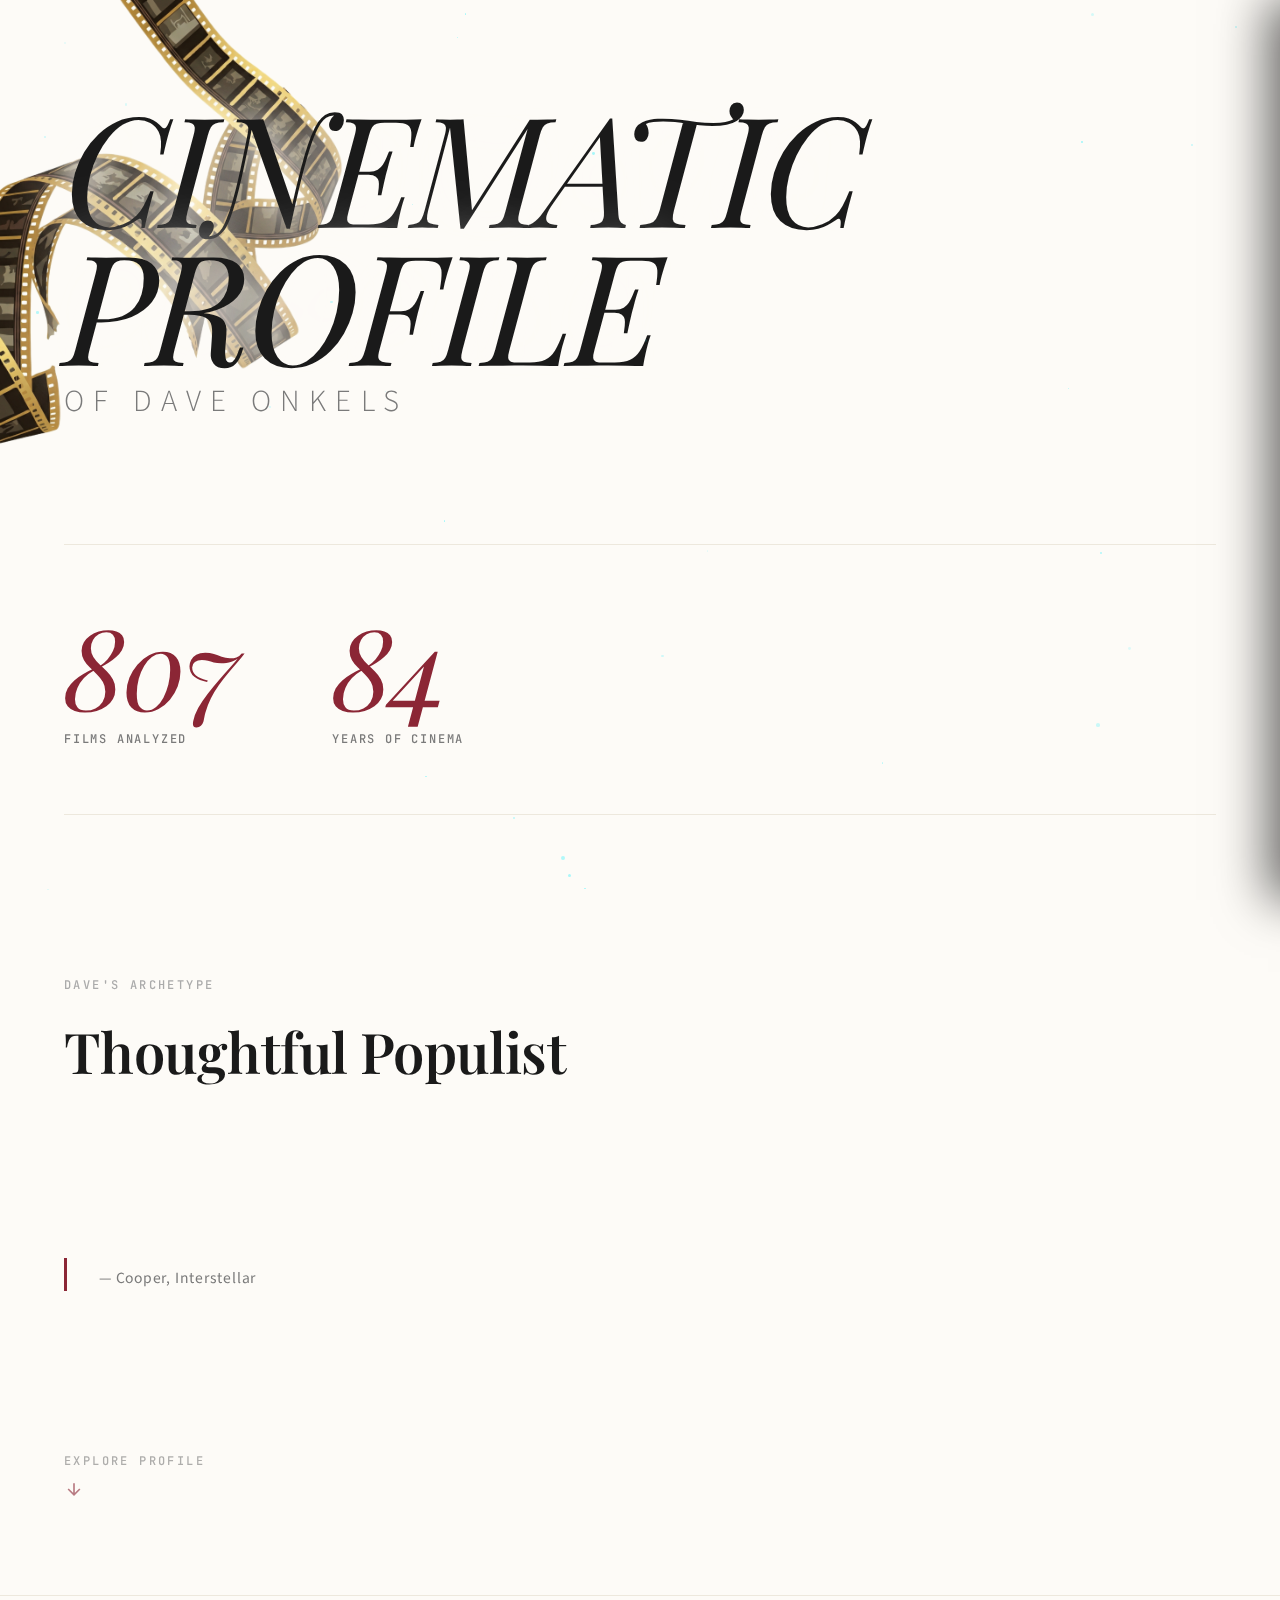
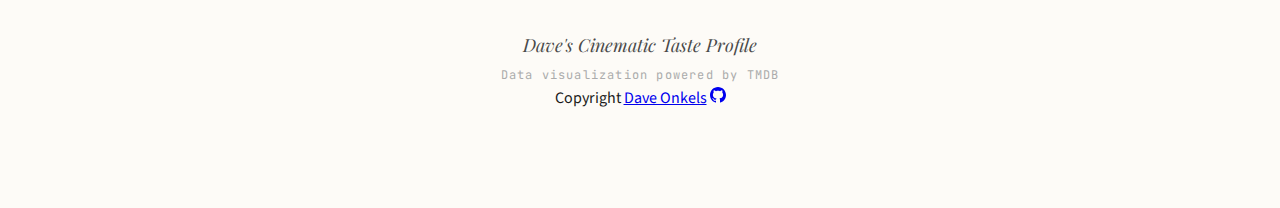
<file: index.html>
<!DOCTYPE html>
<html lang="en">
<head>
    <meta charset="UTF-8">
    <meta name="viewport" content="width=device-width, initial-scale=1.0">
    <title>Cinematic Taste Profile</title>

    <!-- Favicons -->
    <link rel="apple-touch-icon" sizes="180x180" href="apple-touch-icon.png">
    <link rel="icon" type="image/png" sizes="32x32" href="favicon-32x32.png">
    <link rel="icon" type="image/png" sizes="16x16" href="favicon-16x16.png">
    <link rel="icon" type="image/x-icon" href="favicon.ico">
    <link rel="manifest" href="site.webmanifest">

    <!-- Preconnect for performance -->
    <link rel="preconnect" href="https://fonts.googleapis.com">
    <link rel="preconnect" href="https://fonts.gstatic.com" crossorigin>
    <link rel="preconnect" href="https://api.themoviedb.org">
    <link rel="preconnect" href="https://image.tmdb.org">

    <!-- Fonts - Editorial Design System -->
    <link href="https://fonts.googleapis.com/css2?family=Playfair+Display:ital,wght@0,400;0,500;0,600;0,700;1,400;1,500;1,600;1,700&family=Source+Sans+3:wght@300;400;500;600;700&family=JetBrains+Mono:wght@400;500;600&display=swap" rel="stylesheet">

    <!-- Styles -->
    <link rel="stylesheet" href="css/styles.css">
</head>
<body>
    <!-- Ambient Background Effects -->
    <div class="ambient-bg">
        <div class="gradient-orb gradient-orb--1"></div>
        <div class="gradient-orb gradient-orb--2"></div>
        <div class="gradient-orb gradient-orb--3"></div>
    </div>
    <div class="scanlines"></div>
    <div class="noise"></div>
    <div class="grid-overlay"></div>

    <!-- Main Content -->
    <main class="main-content">

        <!-- HERO SECTION -->
        <section class="hero" data-section="hero">
            <div class="hero__container">
                <div class="hero__glitch-wrapper">
                    <h1 class="hero__title" data-text="CINEMATIC PROFILE OF DAVE ONKELS">
                        <span class="hero__title-line">CINEMATIC</span>
                        <span class="hero__title-line">PROFILE</span>
                        <span class="hero__title-line hero__title-line--name">OF DAVE ONKELS</span>
                    </h1>
                </div>

                <div class="hero__stats">
                    <div class="hero__stat-block">
                        <span class="hero__stat-number" data-count="819">0</span>
                        <span class="hero__stat-label">FILMS ANALYZED</span>
                    </div>
                    <div class="hero__stat-divider"></div>
                    <div class="hero__stat-block">
                        <span class="hero__stat-number" data-count="86">0</span>
                        <span class="hero__stat-label">YEARS OF CINEMA</span>
                    </div>
                </div>

                <div class="hero__archetype">
                    <span class="hero__archetype-label">DAVE'S ARCHETYPE</span>
                    <h2 class="hero__archetype-title">Thoughtful Populist</h2>
                </div>

                <p class="hero__tagline">
                    <span class="typewriter">"We used to look up at the sky and wonder at our place in the stars."</span>
                    <span class="hero__tagline-source">— Cooper, Interstellar</span>
                </p>

                <div class="scroll-indicator">
                    <span class="scroll-indicator__text">EXPLORE PROFILE</span>
                    <div class="scroll-indicator__arrow">
                        <svg viewBox="0 0 24 24" fill="none" stroke="currentColor" stroke-width="2">
                            <path d="M12 5v14M5 12l7 7 7-7"/>
                        </svg>
                    </div>
                </div>
            </div>
        </section>

        <!-- GENRE DNA SECTION -->
        <section class="section genre-section" data-section="genre">
            <div class="section__header">
                <span class="section__number">01</span>
                <h2 class="section__title">Genre DNA</h2>
                <p class="section__subtitle">The building blocks of Dave's cinematic taste</p>
            </div>

            <div class="genre-visualization">
                <div class="genre-chart-container" id="genre-chart">
                    <!-- Chart injected via JS -->
                </div>
            </div>
        </section>

        <!-- ERA TIMELINE SECTION -->
        <section class="section era-section" data-section="era">
            <div class="section__header">
                <span class="section__number">02</span>
                <h2 class="section__title">Temporal Landscape</h2>
                <p class="section__subtitle">Dave's watched 86 years of cinema, concentrated in the modern era</p>
            </div>

            <div class="era-timeline">
                <div class="era-bar" data-decade="2020s" data-percent="27.4" data-count="224">
                    <div class="era-bar__header">
                        <span class="era-bar__decade">2020s</span>
                        <span class="era-bar__stats">224 films</span>
                    </div>
                    <div class="era-bar__track">
                        <div class="era-bar__fill" style="--target-width: 27.4%"></div>
                    </div>
                    <span class="era-bar__percent">27.4%</span>
                </div>

                <div class="era-bar era-bar--primary" data-decade="2010s" data-percent="37.1" data-count="304">
                    <div class="era-bar__header">
                        <span class="era-bar__decade">2010s</span>
                        <span class="era-bar__stats">304 films</span>
                    </div>
                    <div class="era-bar__track">
                        <div class="era-bar__fill" style="--target-width: 37.1%"></div>
                    </div>
                    <span class="era-bar__percent">37.1%</span>
                    <span class="era-bar__badge">DOMINANT ERA</span>
                </div>

                <div class="era-bar" data-decade="2000s" data-percent="19.7" data-count="161">
                    <div class="era-bar__header">
                        <span class="era-bar__decade">2000s</span>
                        <span class="era-bar__stats">161 films</span>
                    </div>
                    <div class="era-bar__track">
                        <div class="era-bar__fill" style="--target-width: 19.7%"></div>
                    </div>
                    <span class="era-bar__percent">19.7%</span>
                </div>

                <div class="era-bar" data-decade="1990s" data-percent="8.8" data-count="72">
                    <div class="era-bar__header">
                        <span class="era-bar__decade">1990s</span>
                        <span class="era-bar__stats">72 films</span>
                    </div>
                    <div class="era-bar__track">
                        <div class="era-bar__fill" style="--target-width: 8.8%"></div>
                    </div>
                    <span class="era-bar__percent">8.8%</span>
                </div>

                <div class="era-bar" data-decade="1980s" data-percent="5.4" data-count="44">
                    <div class="era-bar__header">
                        <span class="era-bar__decade">1980s</span>
                        <span class="era-bar__stats">44 films</span>
                    </div>
                    <div class="era-bar__track">
                        <div class="era-bar__fill" style="--target-width: 5.4%"></div>
                    </div>
                    <span class="era-bar__percent">5.4%</span>
                </div>

                <div class="era-bar era-bar--classics" data-decade="Pre-1980" data-percent="1.6" data-count="14">
                    <div class="era-bar__header">
                        <span class="era-bar__decade">Classics</span>
                        <span class="era-bar__stats">1939-1979</span>
                    </div>
                    <div class="era-bar__track">
                        <div class="era-bar__fill" style="--target-width: 1.6%"></div>
                    </div>
                    <span class="era-bar__percent">1.6%</span>
                </div>
            </div>

            <div class="era-insight">
                <div class="stat-highlight">
                    <span class="stat-highlight__number">64.5%</span>
                    <span class="stat-highlight__label">of viewing from the last 15 years</span>
                </div>
                <p class="era-insight__text">
                    Dave biases towards modern cinema with selective classic engagement. Foundational works from the 80s-90s shape contemporary preferences.
                </p>
            </div>
        </section>

        <!-- SIGNATURE PATTERNS SECTION -->
        <section class="section patterns-section" data-section="patterns">
            <div class="section__header">
                <span class="section__number">03</span>
                <h2 class="section__title">Signature Patterns</h2>
                <p class="section__subtitle">The defining characteristics that shape Dave's taste</p>
            </div>

            <div class="pattern-cards">
                <!-- Time Loop Card -->
                <article class="pattern-card pattern-card--timeloop" data-pattern="timeloop">
                    <div class="pattern-card__glow"></div>
                    <div class="pattern-card__content">
                        <div class="pattern-card__icon">
                            <svg viewBox="0 0 64 64" fill="none" stroke="currentColor" stroke-width="2">
                                <circle cx="32" cy="32" r="24"/>
                                <path d="M32 16v16l8 8"/>
                                <path d="M32 8c13.255 0 24 10.745 24 24" stroke-dasharray="4 4"/>
                                <path d="M8 32c0-13.255 10.745-24 24-24" stroke-dasharray="4 4"/>
                            </svg>
                        </div>
                        <h3 class="pattern-card__title">Time-Loop Obsession</h3>
                        <div class="pattern-card__stat">
                            <span class="pattern-card__stat-number">24</span>
                            <span class="pattern-card__stat-label">temporal films</span>
                        </div>
                        <p class="pattern-card__description">
                            Extraordinary affinity for puzzle-box narratives exploring choice, consequence, and philosophical depth through temporal mechanics.
                        </p>
                        <div class="pattern-card__films" id="timeloop-films">
                            <!-- Film posters injected via TMDB -->
                        </div>
                        <ul class="pattern-card__list">
                            <li>Palm Springs</li>
                            <li>Groundhog Day</li>
                            <li>Coherence</li>
                            <li>Edge of Tomorrow</li>
                            <li>Arrival</li>
                            <li>About Time</li>
                        </ul>
                    </div>
                </article>

                <!-- Genre Blender Card -->
                <article class="pattern-card pattern-card--blender" data-pattern="blender">
                    <div class="pattern-card__glow"></div>
                    <div class="pattern-card__content">
                        <div class="pattern-card__icon">
                            <svg viewBox="0 0 64 64" fill="none" stroke="currentColor" stroke-width="2">
                                <circle cx="24" cy="24" r="16"/>
                                <circle cx="40" cy="24" r="16"/>
                                <circle cx="32" cy="40" r="16"/>
                            </svg>
                        </div>
                        <h3 class="pattern-card__title">Genre Blender</h3>
                        <div class="pattern-card__stat">
                            <span class="pattern-card__stat-number">2-3</span>
                            <span class="pattern-card__stat-label">genres per film</span>
                        </div>
                        <p class="pattern-card__description">
                            Complex narrative textures trump single-genre purity. The intersection of genres creates richer storytelling.
                        </p>
                        <div class="genre-combos">
                            <div class="genre-combo">
                                <span class="genre-combo__pair">Drama + Comedy</span>
                                <span class="genre-combo__count">45 films</span>
                            </div>
                            <div class="genre-combo">
                                <span class="genre-combo__pair">Action + Adventure</span>
                                <span class="genre-combo__count">38 films</span>
                            </div>
                            <div class="genre-combo">
                                <span class="genre-combo__pair">Romance + Comedy</span>
                                <span class="genre-combo__count">35 films</span>
                            </div>
                            <div class="genre-combo">
                                <span class="genre-combo__pair">Sci-Fi + Thriller</span>
                                <span class="genre-combo__count">22 films</span>
                            </div>
                        </div>
                    </div>
                </article>

                <!-- Quality Seeker Card -->
                <article class="pattern-card pattern-card--quality" data-pattern="quality">
                    <div class="pattern-card__glow"></div>
                    <div class="pattern-card__content">
                        <div class="pattern-card__icon">
                            <svg viewBox="0 0 64 64" fill="none" stroke="currentColor" stroke-width="2">
                                <polygon points="32,4 39,24 60,24 43,38 50,58 32,46 14,58 21,38 4,24 25,24"/>
                            </svg>
                        </div>
                        <h3 class="pattern-card__title">Quality Threshold</h3>
                        <div class="pattern-card__stat">
                            <span class="pattern-card__stat-number">6.92</span>
                            <span class="pattern-card__stat-label">average rating</span>
                        </div>
                        <p class="pattern-card__description">
                            Selective but not elitist. Watches broadly but gravitates toward well-crafted films that earn their reputation.
                        </p>
                        <div class="rating-gauge">
                            <div class="rating-gauge__track">
                                <div class="rating-gauge__fill" style="--rating: 6.92"></div>
                                <div class="rating-gauge__marker" style="--position: 69.2%"></div>
                            </div>
                            <div class="rating-gauge__labels">
                                <span>1</span>
                                <span>10</span>
                            </div>
                        </div>
                        <div class="pattern-card__films" id="quality-films">
                            <!-- Top rated film posters -->
                        </div>
                    </div>
                </article>
            </div>
        </section>

        <!-- DIRECTOR CONSTELLATION SECTION -->
        <section class="section directors-section" data-section="directors">
            <div class="section__header">
                <span class="section__number">04</span>
                <h2 class="section__title">Director Constellation</h2>
                <p class="section__subtitle">The filmmakers who shape Dave's viewing universe</p>
            </div>

            <div class="constellation-container">
                <div class="constellation" id="director-constellation">
                    <!-- Director nodes injected via JS -->
                </div>

                <div class="director-spotlight" id="director-spotlight">
                    <div class="director-spotlight__header">
                        <h3 class="director-spotlight__name">Christopher Nolan</h3>
                        <span class="director-spotlight__badge">COMPLETE FILMOGRAPHY</span>
                    </div>
                    <div class="director-spotlight__stats">
                        <span class="director-spotlight__stat">10/10 films watched</span>
                    </div>
                    <div class="director-spotlight__films">
                        <div class="director-film">
                            <span class="director-film__title">Inception</span>
                            <span class="director-film__rating">8.8</span>
                        </div>
                        <div class="director-film">
                            <span class="director-film__title">Interstellar</span>
                            <span class="director-film__rating">8.7</span>
                        </div>
                        <div class="director-film">
                            <span class="director-film__title">Memento</span>
                            <span class="director-film__rating">8.4</span>
                        </div>
                        <div class="director-film">
                            <span class="director-film__title">The Dark Knight</span>
                            <span class="director-film__rating">7.8</span>
                        </div>
                        <div class="director-film">
                            <span class="director-film__title">The Prestige</span>
                            <span class="director-film__rating">7.5</span>
                        </div>
                    </div>
                </div>
            </div>

            <div class="directors-grid">
                <div class="director-node" data-director="Christopher Nolan" data-films="10" data-complete="true">
                    <div class="director-node__avatar">CN</div>
                    <span class="director-node__name">Christopher Nolan</span>
                    <span class="director-node__count">10 films</span>
                </div>
                <div class="director-node" data-director="Denis Villeneuve" data-films="5">
                    <div class="director-node__avatar">DV</div>
                    <span class="director-node__name">Denis Villeneuve</span>
                    <span class="director-node__count">5 films</span>
                </div>
                <div class="director-node" data-director="Russo Brothers" data-films="4">
                    <div class="director-node__avatar">RB</div>
                    <span class="director-node__name">Russo Brothers</span>
                    <span class="director-node__count">4 films</span>
                </div>
                <div class="director-node" data-director="Richard Linklater" data-films="3">
                    <div class="director-node__avatar">RL</div>
                    <span class="director-node__name">Richard Linklater</span>
                    <span class="director-node__count">3 films</span>
                </div>
                <div class="director-node" data-director="Taika Waititi" data-films="3">
                    <div class="director-node__avatar">TW</div>
                    <span class="director-node__name">Taika Waititi</span>
                    <span class="director-node__count">3 films</span>
                </div>
            </div>
        </section>

        <!-- THEMATIC DNA SECTION -->
        <section class="section themes-section" data-section="themes">
            <div class="section__header">
                <span class="section__number">05</span>
                <h2 class="section__title">Thematic DNA</h2>
                <p class="section__subtitle">The emotional cores that resonate deepest with Dave</p>
            </div>

            <div class="themes-grid">
                <div class="theme-card" data-theme="romance">
                    <div class="theme-card__icon">
                        <svg viewBox="0 0 24 24" fill="currentColor">
                            <path d="M12 21.35l-1.45-1.32C5.4 15.36 2 12.28 2 8.5 2 5.42 4.42 3 7.5 3c1.74 0 3.41.81 4.5 2.09C13.09 3.81 14.76 3 16.5 3 19.58 3 22 5.42 22 8.5c0 3.78-3.4 6.86-8.55 11.54L12 21.35z"/>
                        </svg>
                    </div>
                    <h3 class="theme-card__title">Romance with Depth</h3>
                    <p class="theme-card__description">Love stories that transcend the meet-cute, blending fantasy or comedy elements.</p>
                    <div class="theme-card__examples">
                        <span>About Time</span>
                        <span>Before Sunset</span>
                        <span>Palm Springs</span>
                    </div>
                </div>

                <div class="theme-card" data-theme="found-family">
                    <div class="theme-card__icon">
                        <svg viewBox="0 0 24 24" fill="currentColor">
                            <path d="M16 11c1.66 0 2.99-1.34 2.99-3S17.66 5 16 5c-1.66 0-3 1.34-3 3s1.34 3 3 3zm-8 0c1.66 0 2.99-1.34 2.99-3S9.66 5 8 5C6.34 5 5 6.34 5 8s1.34 3 3 3zm0 2c-2.33 0-7 1.17-7 3.5V19h14v-2.5c0-2.33-4.67-3.5-7-3.5zm8 0c-.29 0-.62.02-.97.05 1.16.84 1.97 1.97 1.97 3.45V19h6v-2.5c0-2.33-4.67-3.5-7-3.5z"/>
                        </svg>
                    </div>
                    <h3 class="theme-card__title">Found Family & Loyalty</h3>
                    <p class="theme-card__description">Bonds forged through adventure and adversity. The team that becomes home.</p>
                    <div class="theme-card__examples">
                        <span>MCU</span>
                        <span>LOTR</span>
                        <span>Star Wars</span>
                    </div>
                </div>

                <div class="theme-card" data-theme="redemption">
                    <div class="theme-card__icon">
                        <svg viewBox="0 0 24 24" fill="currentColor">
                            <path d="M12 2C6.48 2 2 6.48 2 12s4.48 10 10 10 10-4.48 10-10S17.52 2 12 2zm-2 15l-5-5 1.41-1.41L10 14.17l7.59-7.59L19 8l-9 9z"/>
                        </svg>
                    </div>
                    <h3 class="theme-card__title">Redemption Arcs</h3>
                    <p class="theme-card__description">Characters transforming through struggle, earning their second chance.</p>
                    <div class="theme-card__examples">
                        <span>Forrest Gump</span>
                        <span>A Beautiful Mind</span>
                        <span>Beautiful Boy</span>
                    </div>
                </div>

                <div class="theme-card" data-theme="existential">
                    <div class="theme-card__icon">
                        <svg viewBox="0 0 24 24" fill="currentColor">
                            <path d="M12 3c-4.97 0-9 4.03-9 9s4.03 9 9 9 9-4.03 9-9c0-.46-.04-.92-.1-1.36-.98 1.37-2.58 2.26-4.4 2.26-3.03 0-5.5-2.47-5.5-5.5 0-1.82.89-3.42 2.26-4.4-.44-.06-.9-.1-1.36-.1z"/>
                        </svg>
                    </div>
                    <h3 class="theme-card__title">Existential Questions</h3>
                    <p class="theme-card__description">Films that probe the nature of existence, time, and human purpose.</p>
                    <div class="theme-card__examples">
                        <span>Arrival</span>
                        <span>Interstellar</span>
                        <span>2001: A Space Odyssey</span>
                    </div>
                </div>

                <div class="theme-card" data-theme="underdog">
                    <div class="theme-card__icon">
                        <svg viewBox="0 0 24 24" fill="currentColor">
                            <path d="M14.4 6L14 4H5v17h2v-7h5.6l.4 2h7V6z"/>
                        </svg>
                    </div>
                    <h3 class="theme-card__title">Underdog Stories</h3>
                    <p class="theme-card__description">Against-the-odds triumphs that celebrate perseverance and human spirit.</p>
                    <div class="theme-card__examples">
                        <span>Apollo 13</span>
                        <span>Captain Fantastic</span>
                        <span>Wonder</span>
                    </div>
                </div>
            </div>
        </section>

        <!-- AVOID ZONE SECTION -->
        <section class="section avoid-section" data-section="avoid">
            <div class="section__header section__header--warning">
                <span class="section__number">06</span>
                <h2 class="section__title">The Avoid Zone</h2>
                <p class="section__subtitle">Genres that rarely resonate with Dave</p>
            </div>

            <div class="avoid-grid">
                <div class="avoid-item" data-genre="Western" data-percent="0.1">
                    <div class="avoid-item__icon">
                        <svg viewBox="0 0 24 24" fill="none" stroke="currentColor" stroke-width="2">
                            <line x1="18" y1="6" x2="6" y2="18"/>
                            <line x1="6" y1="6" x2="18" y2="18"/>
                        </svg>
                    </div>
                    <span class="avoid-item__genre">Westerns</span>
                    <span class="avoid-item__stat">0.1% — 1 film</span>
                </div>

                <div class="avoid-item" data-genre="Musical" data-percent="0.6">
                    <div class="avoid-item__icon">
                        <svg viewBox="0 0 24 24" fill="none" stroke="currentColor" stroke-width="2">
                            <line x1="18" y1="6" x2="6" y2="18"/>
                            <line x1="6" y1="6" x2="18" y2="18"/>
                        </svg>
                    </div>
                    <span class="avoid-item__genre">Musicals</span>
                    <span class="avoid-item__stat">0.6% — 5 films</span>
                </div>

                <div class="avoid-item" data-genre="War" data-percent="1.1">
                    <div class="avoid-item__icon">
                        <svg viewBox="0 0 24 24" fill="none" stroke="currentColor" stroke-width="2">
                            <line x1="18" y1="6" x2="6" y2="18"/>
                            <line x1="6" y1="6" x2="18" y2="18"/>
                        </svg>
                    </div>
                    <span class="avoid-item__genre">War Films</span>
                    <span class="avoid-item__stat">1.1% — 9 films</span>
                </div>

                <div class="avoid-item" data-genre="Horror" data-percent="7.6">
                    <div class="avoid-item__icon">
                        <svg viewBox="0 0 24 24" fill="none" stroke="currentColor" stroke-width="2">
                            <circle cx="12" cy="12" r="10"/>
                            <path d="M8 12h8"/>
                        </svg>
                    </div>
                    <span class="avoid-item__genre">Pure Horror</span>
                    <span class="avoid-item__stat">Prefers horror blended with sci-fi/thriller</span>
                </div>
            </div>

            <div class="avoid-note">
                <p>Art house experimental cinema and non-narrative forms see limited engagement. Preference is for story-driven experiences.</p>
            </div>
        </section>

        <!-- RECOMMENDATION ENGINE SECTION -->
        <section class="section recommendation-section" data-section="recommendation">
            <div class="section__header">
                <span class="section__number">07</span>
                <h2 class="section__title">Recommendation Engine</h2>
                <p class="section__subtitle">The algorithm of Dave's taste</p>
            </div>

            <div class="recommendation-grid">
                <div class="recommendation-column recommendation-column--match">
                    <h3 class="recommendation-column__title">
                        <span class="recommendation-column__icon">
                            <svg viewBox="0 0 24 24" fill="currentColor">
                                <path d="M9 16.17L4.83 12l-1.42 1.41L9 19 21 7l-1.41-1.41z"/>
                            </svg>
                        </span>
                        Perfect Match
                    </h3>
                    <ul class="recommendation-list">
                        <li class="recommendation-item recommendation-item--match">
                            <span class="recommendation-item__check"></span>
                            High-concept sci-fi with emotional core
                        </li>
                        <li class="recommendation-item recommendation-item--match">
                            <span class="recommendation-item__check"></span>
                            Time-loop / temporal mechanics
                        </li>
                        <li class="recommendation-item recommendation-item--match">
                            <span class="recommendation-item__check"></span>
                            Ensemble casts with character depth
                        </li>
                        <li class="recommendation-item recommendation-item--match">
                            <span class="recommendation-item__check"></span>
                            Genre-bending execution
                        </li>
                        <li class="recommendation-item recommendation-item--match">
                            <span class="recommendation-item__check"></span>
                            Romance with substance
                        </li>
                        <li class="recommendation-item recommendation-item--match">
                            <span class="recommendation-item__check"></span>
                            Intelligent blockbusters
                        </li>
                        <li class="recommendation-item recommendation-item--match">
                            <span class="recommendation-item__check"></span>
                            Animation with adult resonance
                        </li>
                        <li class="recommendation-item recommendation-item--match">
                            <span class="recommendation-item__check"></span>
                            Contained puzzle thrillers
                        </li>
                    </ul>
                </div>

                <div class="recommendation-column recommendation-column--miss">
                    <h3 class="recommendation-column__title">
                        <span class="recommendation-column__icon">
                            <svg viewBox="0 0 24 24" fill="currentColor">
                                <path d="M19 6.41L17.59 5 12 10.59 6.41 5 5 6.41 10.59 12 5 17.59 6.41 19 12 13.41 17.59 19 19 17.59 13.41 12z"/>
                            </svg>
                        </span>
                        Potential Misses
                    </h3>
                    <ul class="recommendation-list">
                        <li class="recommendation-item recommendation-item--miss">
                            <span class="recommendation-item__cross"></span>
                            Pure slasher horror
                        </li>
                        <li class="recommendation-item recommendation-item--miss">
                            <span class="recommendation-item__cross"></span>
                            Slow-burn art films
                        </li>
                        <li class="recommendation-item recommendation-item--miss">
                            <span class="recommendation-item__cross"></span>
                            Musical theater adaptations
                        </li>
                        <li class="recommendation-item recommendation-item--miss">
                            <span class="recommendation-item__cross"></span>
                            Pure war combat films
                        </li>
                        <li class="recommendation-item recommendation-item--miss">
                            <span class="recommendation-item__cross"></span>
                            Experimental cinema
                        </li>
                    </ul>
                </div>
            </div>

            <div class="final-quote">
                <blockquote class="final-quote__text">
                    "Give me smart, heartfelt stories with high concepts, genre-bending execution, and enough depth to reward repeated viewing."
                </blockquote>
                <div class="final-quote__attribution">
                    <span class="final-quote__archetype">Dave Onkels</span>
                    <span class="final-quote__divider">•</span>
                    <span class="final-quote__stat">819 Films</span>
                    <span class="final-quote__divider">•</span>
                    <span class="final-quote__stat">86 Years of Cinema</span>
                </div>
            </div>
        </section>

        <!-- HIGHEST RATED FILMS SECTION -->
        <section class="section rated-section" data-section="rated">
            <div class="section__header">
                <span class="section__number">08</span>
                <h2 class="section__title">Critical Peaks</h2>
                <p class="section__subtitle">Movies that made a mark on Dave</p>
            </div>

            <div class="rated-films-grid" id="rated-films">
                <!-- Films injected via JS with TMDB posters -->
            </div>
        </section>

    </main>

    <!-- Footer -->
    <footer class="footer">
        <div class="footer__content">
            <p class="footer__text">Dave's Cinematic Taste Profile</p>
            <p class="footer__subtext">Data visualization powered by TMDB</p>
            <p class="footer__copyright">
                Copyright <span id="current-year"></span> <a href="https://onk.io?ref=cinema" target="_blank" rel="noopener">Dave Onkels</a>
                <a href="https://github.com/daveonkels/cinematic-taste-profile" target="_blank" rel="noopener" class="footer__github" aria-label="View source on GitHub">
                    <svg viewBox="0 0 24 24" fill="currentColor" width="16" height="16">
                        <path d="M12 0c-6.626 0-12 5.373-12 12 0 5.302 3.438 9.8 8.207 11.387.599.111.793-.261.793-.577v-2.234c-3.338.726-4.033-1.416-4.033-1.416-.546-1.387-1.333-1.756-1.333-1.756-1.089-.745.083-.729.083-.729 1.205.084 1.839 1.237 1.839 1.237 1.07 1.834 2.807 1.304 3.492.997.107-.775.418-1.305.762-1.604-2.665-.305-5.467-1.334-5.467-5.931 0-1.311.469-2.381 1.236-3.221-.124-.303-.535-1.524.117-3.176 0 0 1.008-.322 3.301 1.23.957-.266 1.983-.399 3.003-.404 1.02.005 2.047.138 3.006.404 2.291-1.552 3.297-1.23 3.297-1.23.653 1.653.242 2.874.118 3.176.77.84 1.235 1.911 1.235 3.221 0 4.609-2.807 5.624-5.479 5.921.43.372.823 1.102.823 2.222v3.293c0 .319.192.694.801.576 4.765-1.589 8.199-6.086 8.199-11.386 0-6.627-5.373-12-12-12z"/>
                    </svg>
                </a>
            </p>
        </div>
    </footer>

    <!-- Scripts -->
    <script src="https://d3js.org/d3.v7.min.js"></script>
    <!-- Genre Films Overlay Drawer -->
    <div class="genre-films-backdrop" id="genre-films-backdrop"></div>
    <aside class="genre-films-panel" id="genre-films-panel" aria-hidden="true">
        <!-- Content injected via JS -->
    </aside>

    <script src="js/data.js"></script>
    <script src="js/tmdb.js"></script>
    <script src="js/animations.js"></script>
    <script src="js/charts.js"></script>
    <script src="js/main.js"></script>
</body>
</html>
</file>
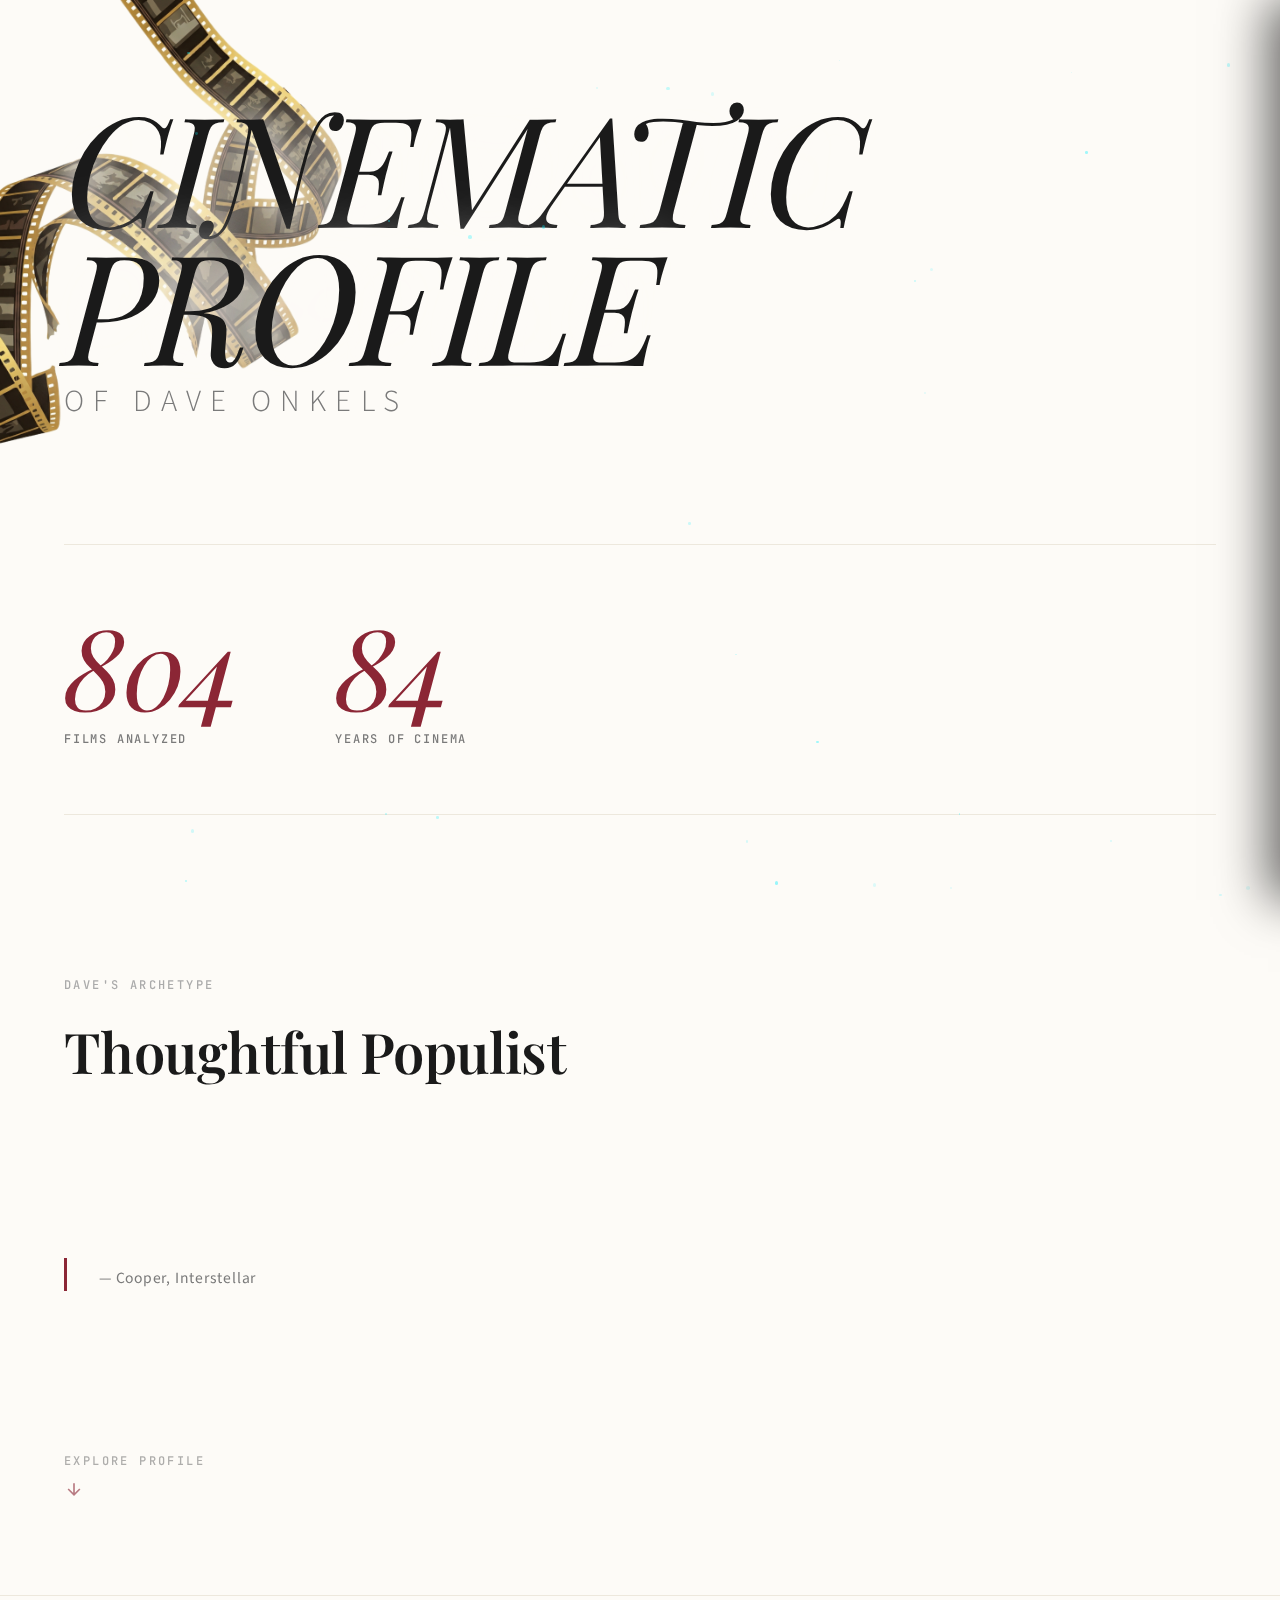
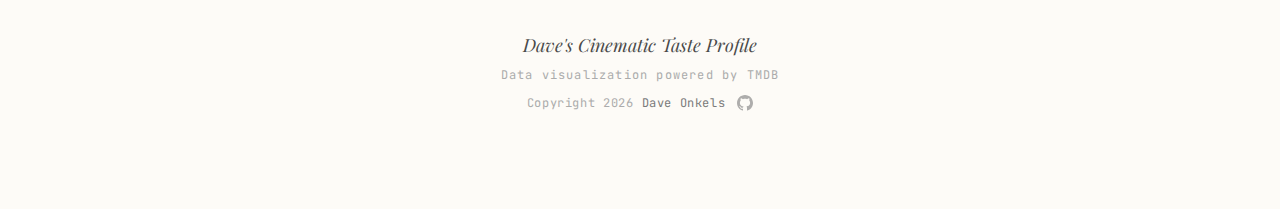
<file: public/index.html>
<!DOCTYPE html>
<html lang="en">
<head>
    <meta charset="UTF-8">
    <meta name="viewport" content="width=device-width, initial-scale=1.0">
    <title>Cinematic Taste Profile</title>

    <!-- Favicons -->
    <link rel="apple-touch-icon" sizes="180x180" href="apple-touch-icon.png">
    <link rel="icon" type="image/png" sizes="32x32" href="favicon-32x32.png">
    <link rel="icon" type="image/png" sizes="16x16" href="favicon-16x16.png">
    <link rel="icon" type="image/x-icon" href="favicon.ico">
    <link rel="manifest" href="site.webmanifest">

    <!-- Preconnect for performance -->
    <link rel="preconnect" href="https://fonts.googleapis.com">
    <link rel="preconnect" href="https://fonts.gstatic.com" crossorigin>
    <link rel="preconnect" href="https://api.themoviedb.org">
    <link rel="preconnect" href="https://image.tmdb.org">

    <!-- Fonts - Editorial Design System -->
    <link href="https://fonts.googleapis.com/css2?family=Playfair+Display:ital,wght@0,400;0,500;0,600;0,700;1,400;1,500;1,600;1,700&family=Source+Sans+3:wght@300;400;500;600;700&family=JetBrains+Mono:wght@400;500;600&display=swap" rel="stylesheet">

    <!-- Styles -->
    <link rel="stylesheet" href="css/styles.css">

    <!-- Analytics -->
    <script
        src="https://metrics.dv.nu/api/script.js"
        data-site-id="1dea39540be3"
        defer
    ></script>
</head>
<body>
    <!-- Ambient Background Effects -->
    <div class="ambient-bg">
        <div class="gradient-orb gradient-orb--1"></div>
        <div class="gradient-orb gradient-orb--2"></div>
        <div class="gradient-orb gradient-orb--3"></div>
    </div>
    <div class="scanlines"></div>
    <div class="noise"></div>
    <div class="grid-overlay"></div>

    <!-- Main Content -->
    <main class="main-content">

        <!-- HERO SECTION -->
        <section class="hero" data-section="hero">
            <div class="hero__container">
                <div class="hero__glitch-wrapper">
                    <h1 class="hero__title" data-text="CINEMATIC PROFILE OF DAVE ONKELS">
                        <span class="hero__title-line">CINEMATIC</span>
                        <span class="hero__title-line">PROFILE</span>
                        <span class="hero__title-line hero__title-line--name">OF DAVE ONKELS</span>
                    </h1>
                </div>

                <div class="hero__stats">
                    <div class="hero__stat-block">
                        <span class="hero__stat-number" data-count="819">0</span>
                        <span class="hero__stat-label">FILMS ANALYZED</span>
                    </div>
                    <div class="hero__stat-divider"></div>
                    <div class="hero__stat-block">
                        <span class="hero__stat-number" data-count="86">0</span>
                        <span class="hero__stat-label">YEARS OF CINEMA</span>
                    </div>
                </div>

                <div class="hero__archetype">
                    <span class="hero__archetype-label">DAVE'S ARCHETYPE</span>
                    <h2 class="hero__archetype-title">Thoughtful Populist</h2>
                </div>

                <p class="hero__tagline">
                    <span class="typewriter">"We used to look up at the sky and wonder at our place in the stars."</span>
                    <span class="hero__tagline-source">— Cooper, Interstellar</span>
                </p>

                <div class="scroll-indicator">
                    <span class="scroll-indicator__text">EXPLORE PROFILE</span>
                    <div class="scroll-indicator__arrow">
                        <svg viewBox="0 0 24 24" fill="none" stroke="currentColor" stroke-width="2">
                            <path d="M12 5v14M5 12l7 7 7-7"/>
                        </svg>
                    </div>
                </div>
            </div>
        </section>

        <!-- GENRE DNA SECTION -->
        <section class="section genre-section" data-section="genre">
            <div class="section__header">
                <span class="section__number">01</span>
                <h2 class="section__title">Genre DNA</h2>
                <p class="section__subtitle">The building blocks of Dave's cinematic taste</p>
            </div>

            <div class="genre-visualization">
                <div class="genre-chart-container" id="genre-chart">
                    <!-- Chart injected via JS -->
                </div>
            </div>
        </section>

        <!-- ERA TIMELINE SECTION -->
        <section class="section era-section" data-section="era">
            <div class="section__header">
                <span class="section__number">02</span>
                <h2 class="section__title">Temporal Landscape</h2>
                <p class="section__subtitle">Dave's watched 86 years of cinema, concentrated in the modern era</p>
            </div>

            <div class="era-timeline">
                <div class="era-bar" data-decade="2020s" data-percent="27.4" data-count="224">
                    <div class="era-bar__header">
                        <span class="era-bar__decade">2020s</span>
                        <span class="era-bar__stats">224 films</span>
                    </div>
                    <div class="era-bar__track">
                        <div class="era-bar__fill" style="--target-width: 27.4%"></div>
                    </div>
                    <span class="era-bar__percent">27.4%</span>
                </div>

                <div class="era-bar era-bar--primary" data-decade="2010s" data-percent="37.1" data-count="304">
                    <div class="era-bar__header">
                        <span class="era-bar__decade">2010s</span>
                        <span class="era-bar__stats">304 films</span>
                    </div>
                    <div class="era-bar__track">
                        <div class="era-bar__fill" style="--target-width: 37.1%"></div>
                    </div>
                    <span class="era-bar__percent">37.1%</span>
                    <span class="era-bar__badge">DOMINANT ERA</span>
                </div>

                <div class="era-bar" data-decade="2000s" data-percent="19.7" data-count="161">
                    <div class="era-bar__header">
                        <span class="era-bar__decade">2000s</span>
                        <span class="era-bar__stats">161 films</span>
                    </div>
                    <div class="era-bar__track">
                        <div class="era-bar__fill" style="--target-width: 19.7%"></div>
                    </div>
                    <span class="era-bar__percent">19.7%</span>
                </div>

                <div class="era-bar" data-decade="1990s" data-percent="8.8" data-count="72">
                    <div class="era-bar__header">
                        <span class="era-bar__decade">1990s</span>
                        <span class="era-bar__stats">72 films</span>
                    </div>
                    <div class="era-bar__track">
                        <div class="era-bar__fill" style="--target-width: 8.8%"></div>
                    </div>
                    <span class="era-bar__percent">8.8%</span>
                </div>

                <div class="era-bar" data-decade="1980s" data-percent="5.4" data-count="44">
                    <div class="era-bar__header">
                        <span class="era-bar__decade">1980s</span>
                        <span class="era-bar__stats">44 films</span>
                    </div>
                    <div class="era-bar__track">
                        <div class="era-bar__fill" style="--target-width: 5.4%"></div>
                    </div>
                    <span class="era-bar__percent">5.4%</span>
                </div>

                <div class="era-bar era-bar--classics" data-decade="Pre-1980" data-percent="1.6" data-count="14">
                    <div class="era-bar__header">
                        <span class="era-bar__decade">Classics</span>
                        <span class="era-bar__stats">1939-1979</span>
                    </div>
                    <div class="era-bar__track">
                        <div class="era-bar__fill" style="--target-width: 1.6%"></div>
                    </div>
                    <span class="era-bar__percent">1.6%</span>
                </div>
            </div>

            <div class="era-insight">
                <div class="stat-highlight">
                    <span class="stat-highlight__number">64.5%</span>
                    <span class="stat-highlight__label">of viewing from the last 15 years</span>
                </div>
                <p class="era-insight__text">
                    Dave biases towards modern cinema with selective classic engagement. Foundational works from the 80s-90s shape contemporary preferences.
                </p>
            </div>
        </section>

        <!-- SIGNATURE PATTERNS SECTION -->
        <section class="section patterns-section" data-section="patterns">
            <div class="section__header">
                <span class="section__number">03</span>
                <h2 class="section__title">Signature Patterns</h2>
                <p class="section__subtitle">The defining characteristics that shape Dave's taste</p>
            </div>

            <div class="pattern-cards">
                <!-- Time Loop Card -->
                <article class="pattern-card pattern-card--timeloop" data-pattern="timeloop">
                    <div class="pattern-card__glow"></div>
                    <div class="pattern-card__content">
                        <div class="pattern-card__icon">
                            <svg viewBox="0 0 64 64" fill="none" stroke="currentColor" stroke-width="2">
                                <circle cx="32" cy="32" r="24"/>
                                <path d="M32 16v16l8 8"/>
                                <path d="M32 8c13.255 0 24 10.745 24 24" stroke-dasharray="4 4"/>
                                <path d="M8 32c0-13.255 10.745-24 24-24" stroke-dasharray="4 4"/>
                            </svg>
                        </div>
                        <h3 class="pattern-card__title">Time-Loop Obsession</h3>
                        <div class="pattern-card__stat">
                            <span class="pattern-card__stat-number">24</span>
                            <span class="pattern-card__stat-label">temporal films</span>
                        </div>
                        <p class="pattern-card__description">
                            Extraordinary affinity for puzzle-box narratives exploring choice, consequence, and philosophical depth through temporal mechanics.
                        </p>
                        <div class="pattern-card__films" id="timeloop-films">
                            <!-- Film posters injected via TMDB -->
                        </div>
                        <ul class="pattern-card__list">
                            <li>Palm Springs</li>
                            <li>Groundhog Day</li>
                            <li>Coherence</li>
                            <li>Edge of Tomorrow</li>
                            <li>Arrival</li>
                            <li>About Time</li>
                        </ul>
                    </div>
                </article>

                <!-- Genre Blender Card -->
                <article class="pattern-card pattern-card--blender" data-pattern="blender">
                    <div class="pattern-card__glow"></div>
                    <div class="pattern-card__content">
                        <div class="pattern-card__icon">
                            <svg viewBox="0 0 64 64" fill="none" stroke="currentColor" stroke-width="2">
                                <circle cx="24" cy="24" r="16"/>
                                <circle cx="40" cy="24" r="16"/>
                                <circle cx="32" cy="40" r="16"/>
                            </svg>
                        </div>
                        <h3 class="pattern-card__title">Genre Blender</h3>
                        <div class="pattern-card__stat">
                            <span class="pattern-card__stat-number">2-3</span>
                            <span class="pattern-card__stat-label">genres per film</span>
                        </div>
                        <p class="pattern-card__description">
                            Complex narrative textures trump single-genre purity. The intersection of genres creates richer storytelling.
                        </p>
                        <div class="genre-combos">
                            <div class="genre-combo">
                                <span class="genre-combo__pair">Drama + Comedy</span>
                                <span class="genre-combo__count">45 films</span>
                            </div>
                            <div class="genre-combo">
                                <span class="genre-combo__pair">Action + Adventure</span>
                                <span class="genre-combo__count">38 films</span>
                            </div>
                            <div class="genre-combo">
                                <span class="genre-combo__pair">Romance + Comedy</span>
                                <span class="genre-combo__count">35 films</span>
                            </div>
                            <div class="genre-combo">
                                <span class="genre-combo__pair">Sci-Fi + Thriller</span>
                                <span class="genre-combo__count">22 films</span>
                            </div>
                        </div>
                    </div>
                </article>

                <!-- Quality Seeker Card -->
                <article class="pattern-card pattern-card--quality" data-pattern="quality">
                    <div class="pattern-card__glow"></div>
                    <div class="pattern-card__content">
                        <div class="pattern-card__icon">
                            <svg viewBox="0 0 64 64" fill="none" stroke="currentColor" stroke-width="2">
                                <polygon points="32,4 39,24 60,24 43,38 50,58 32,46 14,58 21,38 4,24 25,24"/>
                            </svg>
                        </div>
                        <h3 class="pattern-card__title">Quality Threshold</h3>
                        <div class="pattern-card__stat">
                            <span class="pattern-card__stat-number">6.92</span>
                            <span class="pattern-card__stat-label">average rating</span>
                        </div>
                        <p class="pattern-card__description">
                            Selective but not elitist. Watches broadly but gravitates toward well-crafted films that earn their reputation.
                        </p>
                        <div class="rating-gauge">
                            <div class="rating-gauge__track">
                                <div class="rating-gauge__fill" style="--rating: 6.92"></div>
                                <div class="rating-gauge__marker" style="--position: 69.2%"></div>
                            </div>
                            <div class="rating-gauge__labels">
                                <span>1</span>
                                <span>10</span>
                            </div>
                        </div>
                        <div class="pattern-card__films" id="quality-films">
                            <!-- Top rated film posters -->
                        </div>
                    </div>
                </article>
            </div>
        </section>

        <!-- DIRECTOR CONSTELLATION SECTION -->
        <section class="section directors-section" data-section="directors">
            <div class="section__header">
                <span class="section__number">04</span>
                <h2 class="section__title">Director Constellation</h2>
                <p class="section__subtitle">The filmmakers who shape Dave's viewing universe</p>
            </div>

            <div class="constellation-container">
                <div class="constellation" id="director-constellation">
                    <!-- Director nodes injected via JS -->
                </div>

                <div class="director-spotlight" id="director-spotlight">
                    <div class="director-spotlight__header">
                        <h3 class="director-spotlight__name">Christopher Nolan</h3>
                        <span class="director-spotlight__badge">COMPLETE FILMOGRAPHY</span>
                    </div>
                    <div class="director-spotlight__stats">
                        <span class="director-spotlight__stat">10/10 films watched</span>
                    </div>
                    <div class="director-spotlight__films">
                        <div class="director-film">
                            <span class="director-film__title">Inception</span>
                            <span class="director-film__rating">8.8</span>
                        </div>
                        <div class="director-film">
                            <span class="director-film__title">Interstellar</span>
                            <span class="director-film__rating">8.7</span>
                        </div>
                        <div class="director-film">
                            <span class="director-film__title">Memento</span>
                            <span class="director-film__rating">8.4</span>
                        </div>
                        <div class="director-film">
                            <span class="director-film__title">The Dark Knight</span>
                            <span class="director-film__rating">7.8</span>
                        </div>
                        <div class="director-film">
                            <span class="director-film__title">The Prestige</span>
                            <span class="director-film__rating">7.5</span>
                        </div>
                    </div>
                </div>
            </div>

            <div class="directors-grid">
                <div class="director-node" data-director="Christopher Nolan" data-films="10" data-complete="true">
                    <div class="director-node__avatar">CN</div>
                    <span class="director-node__name">Christopher Nolan</span>
                    <span class="director-node__count">10 films</span>
                </div>
                <div class="director-node" data-director="Denis Villeneuve" data-films="5">
                    <div class="director-node__avatar">DV</div>
                    <span class="director-node__name">Denis Villeneuve</span>
                    <span class="director-node__count">5 films</span>
                </div>
                <div class="director-node" data-director="Russo Brothers" data-films="4">
                    <div class="director-node__avatar">RB</div>
                    <span class="director-node__name">Russo Brothers</span>
                    <span class="director-node__count">4 films</span>
                </div>
                <div class="director-node" data-director="Richard Linklater" data-films="3">
                    <div class="director-node__avatar">RL</div>
                    <span class="director-node__name">Richard Linklater</span>
                    <span class="director-node__count">3 films</span>
                </div>
                <div class="director-node" data-director="Taika Waititi" data-films="3">
                    <div class="director-node__avatar">TW</div>
                    <span class="director-node__name">Taika Waititi</span>
                    <span class="director-node__count">3 films</span>
                </div>
            </div>
        </section>

        <!-- THEMATIC DNA SECTION -->
        <section class="section themes-section" data-section="themes">
            <div class="section__header">
                <span class="section__number">05</span>
                <h2 class="section__title">Thematic DNA</h2>
                <p class="section__subtitle">The emotional cores that resonate deepest with Dave</p>
            </div>

            <div class="themes-grid">
                <div class="theme-card" data-theme="romance">
                    <div class="theme-card__icon">
                        <svg viewBox="0 0 24 24" fill="currentColor">
                            <path d="M12 21.35l-1.45-1.32C5.4 15.36 2 12.28 2 8.5 2 5.42 4.42 3 7.5 3c1.74 0 3.41.81 4.5 2.09C13.09 3.81 14.76 3 16.5 3 19.58 3 22 5.42 22 8.5c0 3.78-3.4 6.86-8.55 11.54L12 21.35z"/>
                        </svg>
                    </div>
                    <h3 class="theme-card__title">Romance with Depth</h3>
                    <p class="theme-card__description">Love stories that transcend the meet-cute, blending fantasy or comedy elements.</p>
                    <div class="theme-card__examples">
                        <span>About Time</span>
                        <span>Before Sunset</span>
                        <span>Palm Springs</span>
                    </div>
                </div>

                <div class="theme-card" data-theme="found-family">
                    <div class="theme-card__icon">
                        <svg viewBox="0 0 24 24" fill="currentColor">
                            <path d="M16 11c1.66 0 2.99-1.34 2.99-3S17.66 5 16 5c-1.66 0-3 1.34-3 3s1.34 3 3 3zm-8 0c1.66 0 2.99-1.34 2.99-3S9.66 5 8 5C6.34 5 5 6.34 5 8s1.34 3 3 3zm0 2c-2.33 0-7 1.17-7 3.5V19h14v-2.5c0-2.33-4.67-3.5-7-3.5zm8 0c-.29 0-.62.02-.97.05 1.16.84 1.97 1.97 1.97 3.45V19h6v-2.5c0-2.33-4.67-3.5-7-3.5z"/>
                        </svg>
                    </div>
                    <h3 class="theme-card__title">Found Family & Loyalty</h3>
                    <p class="theme-card__description">Bonds forged through adventure and adversity. The team that becomes home.</p>
                    <div class="theme-card__examples">
                        <span>MCU</span>
                        <span>LOTR</span>
                        <span>Star Wars</span>
                    </div>
                </div>

                <div class="theme-card" data-theme="redemption">
                    <div class="theme-card__icon">
                        <svg viewBox="0 0 24 24" fill="currentColor">
                            <path d="M12 2C6.48 2 2 6.48 2 12s4.48 10 10 10 10-4.48 10-10S17.52 2 12 2zm-2 15l-5-5 1.41-1.41L10 14.17l7.59-7.59L19 8l-9 9z"/>
                        </svg>
                    </div>
                    <h3 class="theme-card__title">Redemption Arcs</h3>
                    <p class="theme-card__description">Characters transforming through struggle, earning their second chance.</p>
                    <div class="theme-card__examples">
                        <span>Forrest Gump</span>
                        <span>A Beautiful Mind</span>
                        <span>Beautiful Boy</span>
                    </div>
                </div>

                <div class="theme-card" data-theme="existential">
                    <div class="theme-card__icon">
                        <svg viewBox="0 0 24 24" fill="currentColor">
                            <path d="M12 3c-4.97 0-9 4.03-9 9s4.03 9 9 9 9-4.03 9-9c0-.46-.04-.92-.1-1.36-.98 1.37-2.58 2.26-4.4 2.26-3.03 0-5.5-2.47-5.5-5.5 0-1.82.89-3.42 2.26-4.4-.44-.06-.9-.1-1.36-.1z"/>
                        </svg>
                    </div>
                    <h3 class="theme-card__title">Existential Questions</h3>
                    <p class="theme-card__description">Films that probe the nature of existence, time, and human purpose.</p>
                    <div class="theme-card__examples">
                        <span>Arrival</span>
                        <span>Interstellar</span>
                        <span>2001: A Space Odyssey</span>
                    </div>
                </div>

                <div class="theme-card" data-theme="underdog">
                    <div class="theme-card__icon">
                        <svg viewBox="0 0 24 24" fill="currentColor">
                            <path d="M14.4 6L14 4H5v17h2v-7h5.6l.4 2h7V6z"/>
                        </svg>
                    </div>
                    <h3 class="theme-card__title">Underdog Stories</h3>
                    <p class="theme-card__description">Against-the-odds triumphs that celebrate perseverance and human spirit.</p>
                    <div class="theme-card__examples">
                        <span>Apollo 13</span>
                        <span>Captain Fantastic</span>
                        <span>Wonder</span>
                    </div>
                </div>
            </div>
        </section>

        <!-- AVOID ZONE SECTION -->
        <section class="section avoid-section" data-section="avoid">
            <div class="section__header section__header--warning">
                <span class="section__number">06</span>
                <h2 class="section__title">The Avoid Zone</h2>
                <p class="section__subtitle">Genres that rarely resonate with Dave</p>
            </div>

            <div class="avoid-grid">
                <div class="avoid-item" data-genre="Western" data-percent="0.1">
                    <div class="avoid-item__icon">
                        <svg viewBox="0 0 24 24" fill="none" stroke="currentColor" stroke-width="2">
                            <line x1="18" y1="6" x2="6" y2="18"/>
                            <line x1="6" y1="6" x2="18" y2="18"/>
                        </svg>
                    </div>
                    <span class="avoid-item__genre">Westerns</span>
                    <span class="avoid-item__stat">0.1% — 1 film</span>
                </div>

                <div class="avoid-item" data-genre="Musical" data-percent="0.6">
                    <div class="avoid-item__icon">
                        <svg viewBox="0 0 24 24" fill="none" stroke="currentColor" stroke-width="2">
                            <line x1="18" y1="6" x2="6" y2="18"/>
                            <line x1="6" y1="6" x2="18" y2="18"/>
                        </svg>
                    </div>
                    <span class="avoid-item__genre">Musicals</span>
                    <span class="avoid-item__stat">0.6% — 5 films</span>
                </div>

                <div class="avoid-item" data-genre="War" data-percent="1.1">
                    <div class="avoid-item__icon">
                        <svg viewBox="0 0 24 24" fill="none" stroke="currentColor" stroke-width="2">
                            <line x1="18" y1="6" x2="6" y2="18"/>
                            <line x1="6" y1="6" x2="18" y2="18"/>
                        </svg>
                    </div>
                    <span class="avoid-item__genre">War Films</span>
                    <span class="avoid-item__stat">1.1% — 9 films</span>
                </div>

                <div class="avoid-item" data-genre="Horror" data-percent="7.6">
                    <div class="avoid-item__icon">
                        <svg viewBox="0 0 24 24" fill="none" stroke="currentColor" stroke-width="2">
                            <circle cx="12" cy="12" r="10"/>
                            <path d="M8 12h8"/>
                        </svg>
                    </div>
                    <span class="avoid-item__genre">Pure Horror</span>
                    <span class="avoid-item__stat">Prefers horror blended with sci-fi/thriller</span>
                </div>
            </div>

            <div class="avoid-note">
                <p>Art house experimental cinema and non-narrative forms see limited engagement. Preference is for story-driven experiences.</p>
            </div>
        </section>

        <!-- RECOMMENDATION ENGINE SECTION -->
        <section class="section recommendation-section" data-section="recommendation">
            <div class="section__header">
                <span class="section__number">07</span>
                <h2 class="section__title">Recommendation Engine</h2>
                <p class="section__subtitle">The algorithm of Dave's taste</p>
            </div>

            <div class="recommendation-grid">
                <div class="recommendation-column recommendation-column--match">
                    <h3 class="recommendation-column__title">
                        <span class="recommendation-column__icon">
                            <svg viewBox="0 0 24 24" fill="currentColor">
                                <path d="M9 16.17L4.83 12l-1.42 1.41L9 19 21 7l-1.41-1.41z"/>
                            </svg>
                        </span>
                        Perfect Match
                    </h3>
                    <ul class="recommendation-list">
                        <li class="recommendation-item recommendation-item--match">
                            <span class="recommendation-item__check"></span>
                            High-concept sci-fi with emotional core
                        </li>
                        <li class="recommendation-item recommendation-item--match">
                            <span class="recommendation-item__check"></span>
                            Time-loop / temporal mechanics
                        </li>
                        <li class="recommendation-item recommendation-item--match">
                            <span class="recommendation-item__check"></span>
                            Ensemble casts with character depth
                        </li>
                        <li class="recommendation-item recommendation-item--match">
                            <span class="recommendation-item__check"></span>
                            Genre-bending execution
                        </li>
                        <li class="recommendation-item recommendation-item--match">
                            <span class="recommendation-item__check"></span>
                            Romance with substance
                        </li>
                        <li class="recommendation-item recommendation-item--match">
                            <span class="recommendation-item__check"></span>
                            Intelligent blockbusters
                        </li>
                        <li class="recommendation-item recommendation-item--match">
                            <span class="recommendation-item__check"></span>
                            Animation with adult resonance
                        </li>
                        <li class="recommendation-item recommendation-item--match">
                            <span class="recommendation-item__check"></span>
                            Contained puzzle thrillers
                        </li>
                    </ul>
                </div>

                <div class="recommendation-column recommendation-column--miss">
                    <h3 class="recommendation-column__title">
                        <span class="recommendation-column__icon">
                            <svg viewBox="0 0 24 24" fill="currentColor">
                                <path d="M19 6.41L17.59 5 12 10.59 6.41 5 5 6.41 10.59 12 5 17.59 6.41 19 12 13.41 17.59 19 19 17.59 13.41 12z"/>
                            </svg>
                        </span>
                        Potential Misses
                    </h3>
                    <ul class="recommendation-list">
                        <li class="recommendation-item recommendation-item--miss">
                            <span class="recommendation-item__cross"></span>
                            Pure slasher horror
                        </li>
                        <li class="recommendation-item recommendation-item--miss">
                            <span class="recommendation-item__cross"></span>
                            Slow-burn art films
                        </li>
                        <li class="recommendation-item recommendation-item--miss">
                            <span class="recommendation-item__cross"></span>
                            Musical theater adaptations
                        </li>
                        <li class="recommendation-item recommendation-item--miss">
                            <span class="recommendation-item__cross"></span>
                            Pure war combat films
                        </li>
                        <li class="recommendation-item recommendation-item--miss">
                            <span class="recommendation-item__cross"></span>
                            Experimental cinema
                        </li>
                    </ul>
                </div>
            </div>

            <div class="final-quote">
                <blockquote class="final-quote__text">
                    "Give me smart, heartfelt stories with high concepts, genre-bending execution, and enough depth to reward repeated viewing."
                </blockquote>
                <div class="final-quote__attribution">
                    <span class="final-quote__archetype">Dave Onkels</span>
                    <span class="final-quote__divider">•</span>
                    <span class="final-quote__stat">819 Films</span>
                    <span class="final-quote__divider">•</span>
                    <span class="final-quote__stat">86 Years of Cinema</span>
                </div>
            </div>
        </section>

        <!-- HIGHEST RATED FILMS SECTION -->
        <section class="section rated-section" data-section="rated">
            <div class="section__header">
                <span class="section__number">08</span>
                <h2 class="section__title">Critical Peaks</h2>
                <p class="section__subtitle">Movies that made a mark on Dave</p>
            </div>

            <div class="rated-films-grid" id="rated-films">
                <!-- Films injected via JS with TMDB posters -->
            </div>
        </section>

    </main>

    <!-- Footer -->
    <footer class="footer">
        <div class="footer__content">
            <p class="footer__text">Dave's Cinematic Taste Profile</p>
            <p class="footer__subtext">Data visualization powered by TMDB</p>
            <p class="footer__copyright">
                Copyright <span id="current-year"></span> <a href="https://onk.io?ref=cinema" target="_blank" rel="noopener">Dave Onkels</a>
                <a href="https://github.com/daveonkels/cinematic-taste-profile" target="_blank" rel="noopener" class="footer__github" aria-label="View source on GitHub">
                    <svg viewBox="0 0 24 24" fill="currentColor" width="16" height="16">
                        <path d="M12 0c-6.626 0-12 5.373-12 12 0 5.302 3.438 9.8 8.207 11.387.599.111.793-.261.793-.577v-2.234c-3.338.726-4.033-1.416-4.033-1.416-.546-1.387-1.333-1.756-1.333-1.756-1.089-.745.083-.729.083-.729 1.205.084 1.839 1.237 1.839 1.237 1.07 1.834 2.807 1.304 3.492.997.107-.775.418-1.305.762-1.604-2.665-.305-5.467-1.334-5.467-5.931 0-1.311.469-2.381 1.236-3.221-.124-.303-.535-1.524.117-3.176 0 0 1.008-.322 3.301 1.23.957-.266 1.983-.399 3.003-.404 1.02.005 2.047.138 3.006.404 2.291-1.552 3.297-1.23 3.297-1.23.653 1.653.242 2.874.118 3.176.77.84 1.235 1.911 1.235 3.221 0 4.609-2.807 5.624-5.479 5.921.43.372.823 1.102.823 2.222v3.293c0 .319.192.694.801.576 4.765-1.589 8.199-6.086 8.199-11.386 0-6.627-5.373-12-12-12z"/>
                    </svg>
                </a>
            </p>
        </div>
    </footer>

    <!-- Scripts -->
    <script src="https://d3js.org/d3.v7.min.js"></script>
    <!-- Genre Films Overlay Drawer -->
    <div class="genre-films-backdrop" id="genre-films-backdrop"></div>
    <aside class="genre-films-panel" id="genre-films-panel" aria-hidden="true">
        <!-- Content injected via JS -->
    </aside>

    <script src="js/data.js"></script>
    <script src="js/tmdb.js"></script>
    <script src="js/animations.js"></script>
    <script src="js/charts.js"></script>
    <script src="js/main.js"></script>
</body>
</html>
</file>
<file: css/styles.css>
/* ==========================================================================
   CINEMATIC TASTE PROFILE - Editorial Design
   A Criterion Collection-inspired visualization of film preferences
   ========================================================================== */

/* ==========================================================================
   CSS CUSTOM PROPERTIES
   ========================================================================== */

:root {
    /* Color Palette - Editorial Refined */
    --color-bg-primary: #FDFBF7;
    --color-bg-secondary: #F5F2EB;
    --color-bg-accent: #EDE8DD;
    --color-bg-dark: #1A1A1A;
    --color-bg-card: #FFFFFF;

    --color-accent-primary: #8B2635;
    --color-accent-secondary: #C4A35A;
    --color-accent-tertiary: #2D5A4A;

    --color-text-primary: #1A1A1A;
    --color-text-secondary: #4A4A4A;
    --color-text-tertiary: #7A7A7A;
    --color-text-muted: #ABABAB;
    --color-text-inverse: #FDFBF7;

    /* Typography - Editorial System */
    --font-display: 'Playfair Display', Georgia, serif;
    --font-body: 'Source Sans 3', -apple-system, BlinkMacSystemFont, sans-serif;
    --font-mono: 'JetBrains Mono', 'SF Mono', monospace;

    /* Type Scale */
    --text-xs: 0.75rem;
    --text-sm: 0.875rem;
    --text-base: 1rem;
    --text-lg: 1.125rem;
    --text-xl: 1.25rem;
    --text-2xl: 1.5rem;
    --text-3xl: 2rem;
    --text-4xl: 2.5rem;
    --text-5xl: 3.5rem;
    --text-6xl: 5rem;
    --text-7xl: 7rem;
    --text-8xl: 10rem;

    /* Spacing */
    --space-xs: 0.25rem;
    --space-sm: 0.5rem;
    --space-md: 1rem;
    --space-lg: 1.5rem;
    --space-xl: 2rem;
    --space-2xl: 3rem;
    --space-3xl: 4rem;
    --space-4xl: 6rem;
    --space-5xl: 8rem;
    --space-6xl: 12rem;

    /* Transitions (25% faster) */
    --transition-fast: 110ms ease;
    --transition-base: 225ms ease;
    --transition-slow: 375ms ease;
    --transition-slower: 600ms cubic-bezier(0.4, 0, 0.2, 1);

    /* Layout */
    --container-max: 1200px;
    --container-narrow: 800px;
    --container-padding: clamp(1.5rem, 5vw, 4rem);
}

/* ==========================================================================
   RESET & BASE
   ========================================================================== */

*, *::before, *::after {
    box-sizing: border-box;
    margin: 0;
    padding: 0;
}

html {
    scroll-behavior: smooth;
    -webkit-font-smoothing: antialiased;
    -moz-osx-font-smoothing: grayscale;
    font-size: 16px;
}

body {
    font-family: var(--font-body);
    font-size: var(--text-base);
    font-weight: 400;
    line-height: 1.7;
    color: var(--color-text-primary);
    background-color: var(--color-bg-primary);
    overflow-x: hidden;
}

/* Selection */
::selection {
    background: var(--color-accent-primary);
    color: var(--color-text-inverse);
}

/* Scrollbar */
::-webkit-scrollbar {
    width: 8px;
}

::-webkit-scrollbar-track {
    background: var(--color-bg-secondary);
}

::-webkit-scrollbar-thumb {
    background: var(--color-text-muted);
    border-radius: 4px;
}

::-webkit-scrollbar-thumb:hover {
    background: var(--color-text-tertiary);
}

/* ==========================================================================
   AMBIENT BACKGROUND - Subtle Editorial
   ========================================================================== */

/* ==========================================================================
   AMBIENT BACKGROUND - Criterion Texture System
   ========================================================================== */

.ambient-bg {
    display: block;
    position: fixed;
    top: 0;
    left: 0;
    width: 100%;
    height: 100%;
    pointer-events: none;
    z-index: 0;
    overflow: hidden;
}

.gradient-orb {
    position: absolute;
    border-radius: 50%;
    filter: blur(80px);
    opacity: 0.15;
    animation: float-orb 20s ease-in-out infinite;
}

.gradient-orb--1 {
    width: 600px;
    height: 600px;
    background: var(--color-accent-primary);
    top: -200px;
    right: -100px;
    animation-delay: 0s;
}

.gradient-orb--2 {
    width: 400px;
    height: 400px;
    background: var(--color-accent-secondary);
    bottom: 20%;
    left: -100px;
    animation-delay: -7s;
}

.gradient-orb--3 {
    width: 300px;
    height: 300px;
    background: var(--color-accent-tertiary);
    top: 40%;
    right: 10%;
    animation-delay: -14s;
}

@keyframes float-orb {
    0%, 100% { transform: translate(0, 0) scale(1); }
    33% { transform: translate(30px, -20px) scale(1.05); }
    66% { transform: translate(-20px, 30px) scale(0.95); }
}

.noise {
    display: block;
    position: fixed;
    top: 0;
    left: 0;
    width: 100%;
    height: 100%;
    pointer-events: none;
    z-index: 1;
    opacity: 0.035;
    background-image: url("data:image/svg+xml,%3Csvg viewBox='0 0 200 200' xmlns='http://www.w3.org/2000/svg'%3E%3Cfilter id='noiseFilter'%3E%3CfeTurbulence type='fractalNoise' baseFrequency='0.65' numOctaves='3' stitchTiles='stitch'/%3E%3C/filter%3E%3Crect width='100%25' height='100%25' filter='url(%23noiseFilter)'/%3E%3C/svg%3E");
}

.scanlines {
    display: block;
    position: fixed;
    top: 0;
    left: 0;
    width: 100%;
    height: 100%;
    pointer-events: none;
    z-index: 1;
    background: repeating-linear-gradient(
        to bottom,
        transparent 0px,
        transparent 2px,
        rgba(0, 0, 0, 0.015) 2px,
        rgba(0, 0, 0, 0.015) 4px
    );
}

.grid-overlay {
    display: none;
}

/* ==========================================================================
   MAIN CONTENT
   ========================================================================== */

.main-content {
    position: relative;
    z-index: 1;
}

/* ==========================================================================
   SECTION BASE STYLES
   ========================================================================== */

.section {
    padding: var(--space-5xl) var(--container-padding);
    max-width: var(--container-max);
    margin: 0 auto;
    opacity: 0;
    transform: translateY(30px);
    transition: opacity var(--transition-slower), transform var(--transition-slower);
}

.section.is-visible {
    opacity: 1;
    transform: translateY(0);
}

.section__header {
    margin-bottom: var(--space-4xl);
    max-width: var(--container-narrow);
}

.section__number {
    display: inline-block;
    font-family: var(--font-mono);
    font-size: var(--text-xs);
    font-weight: 500;
    color: var(--color-accent-primary);
    letter-spacing: 0.15em;
    text-transform: uppercase;
    margin-bottom: var(--space-md);
    padding-bottom: var(--space-sm);
    border-bottom: 1px solid var(--color-accent-primary);
}

.section__title {
    font-family: var(--font-display);
    font-size: clamp(var(--text-4xl), 6vw, var(--text-6xl));
    font-weight: 600;
    font-style: italic;
    letter-spacing: -0.02em;
    line-height: 1.1;
    color: var(--color-text-primary);
    margin-bottom: var(--space-lg);
}

.section__subtitle {
    font-family: var(--font-body);
    font-size: var(--text-lg);
    font-weight: 300;
    color: var(--color-text-secondary);
    max-width: 50ch;
}

.section__header--warning .section__number {
    color: var(--color-accent-primary);
    border-color: var(--color-accent-primary);
}

.section__header--warning .section__title {
    color: var(--color-text-primary);
}

/* ==========================================================================
   HERO SECTION - Editorial Statement
   ========================================================================== */

.hero {
    min-height: 100vh;
    display: flex;
    align-items: center;
    justify-content: center;
    padding: var(--space-4xl) var(--container-padding);
    position: relative;
    background:
        url('../cinema-taste.png') top left no-repeat,
        var(--color-bg-primary);
    background-size: clamp(200px, 35vw, 450px) auto;
    border-bottom: 1px solid var(--color-bg-accent);
}

.hero__container {
    max-width: var(--container-max);
    width: 100%;
    display: grid;
    grid-template-columns: 1fr;
    gap: var(--space-4xl);
}

.hero__glitch-wrapper {
    margin-bottom: var(--space-xl);
}

.hero__title {
    font-family: var(--font-display);
    font-size: clamp(var(--text-5xl), 12vw, var(--text-8xl));
    font-weight: 400;
    line-height: 0.9;
    letter-spacing: -0.03em;
    color: var(--color-text-primary);
    text-shadow:
        0 0 30px var(--color-bg-primary),
        0 0 60px var(--color-bg-primary),
        0 0 90px var(--color-bg-primary);
}

.hero__title-line {
    display: block;
}

/* CINEMATIC */
.hero__title-line:first-child {
    font-style: italic;
    color: var(--color-text-primary);
}

/* PROFILE */
.hero__title-line:nth-child(2) {
    font-style: italic;
    color: var(--color-text-primary);
}

/* OF DAVE ONKELS */
.hero__title-line--name {
    font-family: var(--font-body);
    font-size: 0.2em;
    font-weight: 300;
    letter-spacing: 0.3em;
    text-transform: uppercase;
    color: var(--color-text-tertiary);
    margin-top: var(--space-md);
    font-style: normal;
}

/* Hero Stats - Large Editorial Numbers */
.hero__stats {
    display: flex;
    gap: var(--space-4xl);
    padding: var(--space-3xl) 0;
    border-top: 1px solid var(--color-bg-accent);
    border-bottom: 1px solid var(--color-bg-accent);
}

.hero__stat-block {
    text-align: left;
}

.hero__stat-number {
    display: block;
    font-family: var(--font-display);
    font-size: clamp(var(--text-5xl), 10vw, var(--text-7xl));
    font-weight: 400;
    font-style: italic;
    color: var(--color-accent-primary);
    line-height: 1;
    letter-spacing: -0.02em;
}

.hero__stat-label {
    display: block;
    font-family: var(--font-mono);
    font-size: var(--text-xs);
    font-weight: 500;
    letter-spacing: 0.15em;
    color: var(--color-text-tertiary);
    text-transform: uppercase;
    margin-top: var(--space-sm);
}

.hero__stat-divider {
    display: none;
}

/* Hero Archetype */
.hero__archetype {
    padding: var(--space-3xl) 0;
}

.hero__archetype-label {
    display: block;
    font-family: var(--font-mono);
    font-size: var(--text-xs);
    font-weight: 500;
    letter-spacing: 0.2em;
    color: var(--color-text-muted);
    text-transform: uppercase;
    margin-bottom: var(--space-sm);
}

.hero__archetype-title {
    font-family: var(--font-display);
    font-size: clamp(var(--text-3xl), 5vw, var(--text-5xl));
    font-weight: 600;
    color: var(--color-text-primary);
    letter-spacing: -0.01em;
}

/* Hero Tagline */
.hero__tagline {
    font-family: var(--font-display);
    font-size: clamp(var(--text-xl), 2.5vw, var(--text-2xl));
    font-weight: 400;
    font-style: italic;
    color: var(--color-text-secondary);
    max-width: 55ch;
    line-height: 1.6;
    padding-left: var(--space-xl);
    border-left: 3px solid var(--color-accent-primary);
}

.typewriter::after {
    display: none;
}

.hero__tagline-source {
    display: block;
    font-family: var(--font-body);
    font-size: 0.65em;
    font-style: normal;
    font-weight: 400;
    color: var(--color-text-tertiary);
    margin-top: var(--space-sm);
    letter-spacing: 0.05em;
}

/* Scroll Indicator */
.scroll-indicator {
    display: flex;
    flex-direction: column;
    align-items: flex-start;
    gap: var(--space-sm);
    padding-top: var(--space-3xl);
    cursor: pointer;
    opacity: 0.6;
    transition: opacity var(--transition-base);
}

.scroll-indicator:hover {
    opacity: 1;
}

.scroll-indicator__text {
    font-family: var(--font-mono);
    font-size: var(--text-xs);
    font-weight: 500;
    letter-spacing: 0.2em;
    color: var(--color-text-tertiary);
}

.scroll-indicator__arrow {
    width: 20px;
    height: 20px;
    color: var(--color-accent-primary);
    animation: bounce 2s ease-in-out infinite;
}

.scroll-indicator__arrow svg {
    width: 100%;
    height: 100%;
}

@keyframes bounce {
    0%, 100% { transform: translateY(0); }
    50% { transform: translateY(6px); }
}

/* ==========================================================================
   GENRE SECTION - Elegant Diagram
   ========================================================================== */

.genre-section {
    background: var(--color-bg-secondary);
    max-width: 100%;
    padding-left: var(--container-padding);
    padding-right: var(--container-padding);
}

.genre-section > * {
    max-width: var(--container-max);
    margin-left: auto;
    margin-right: auto;
}

/* Genre Visualization - Radar Chart */
.genre-visualization {
    display: flex;
    justify-content: center;
    width: 100%;
    margin-bottom: var(--space-3xl);
}

.genre-chart-container {
    width: 100%;
    max-width: 600px;
    aspect-ratio: 1.2;
    position: relative;
}

/* ==========================================================================
   GENRE FILMS OVERLAY DRAWER
   ========================================================================== */

/* Dark backdrop behind drawer */
.genre-films-backdrop {
    position: fixed;
    inset: 0;
    background: rgba(0, 0, 0, 0.5);
    opacity: 0;
    pointer-events: none;
    transition: opacity 0.225s ease;
    z-index: 999;
    backdrop-filter: blur(2px);
}

.genre-films-backdrop.is-visible {
    opacity: 1;
    pointer-events: auto;
}

/* Fixed overlay panel from right edge */
.genre-films-panel {
    position: fixed;
    top: 0;
    right: 0;
    width: 360px;
    height: 100vh;
    background: linear-gradient(180deg, #1a1a1a 0%, #0d0d0d 100%);
    transform: translateX(100%);
    transition: transform 0.26s cubic-bezier(0.4, 0, 0.2, 1);
    z-index: 1000;
    overflow-y: auto;
    box-shadow: -12px 0 48px rgba(0, 0, 0, 0.6);
    display: flex;
    flex-direction: column;
}

.genre-films-panel.is-open {
    transform: translateX(0);
}

/* Panel header */
.genre-films-header {
    padding: var(--space-xl) var(--space-xl) var(--space-lg);
    border-bottom: 1px solid rgba(255, 255, 255, 0.08);
    flex-shrink: 0;
}

.genre-films-title {
    display: flex;
    justify-content: space-between;
    align-items: flex-start;
    margin-bottom: var(--space-sm);
}

.genre-films-name {
    font-family: var(--font-display);
    font-size: 28px;
    font-weight: 500;
    font-style: italic;
    line-height: 1.1;
    /* Color set dynamically via JS */
}

.genre-films-close {
    background: none;
    border: 1px solid rgba(255, 255, 255, 0.2);
    width: 32px;
    height: 32px;
    border-radius: 50%;
    font-size: 18px;
    color: rgba(255, 255, 255, 0.5);
    cursor: pointer;
    display: flex;
    align-items: center;
    justify-content: center;
    transition: all 0.2s ease;
    flex-shrink: 0;
}

.genre-films-close:hover {
    color: white;
    border-color: rgba(255, 255, 255, 0.5);
    background: rgba(255, 255, 255, 0.1);
}

.genre-films-stats {
    font-family: var(--font-mono);
    font-size: 12px;
    color: rgba(255, 255, 255, 0.4);
    letter-spacing: 0.05em;
}

/* Film list */
.genre-films-list {
    flex: 1;
    overflow-y: auto;
    padding: var(--space-lg) var(--space-xl) var(--space-xl);
}

.genre-films-label {
    display: block;
    font-family: var(--font-mono);
    font-size: 10px;
    font-weight: 600;
    color: rgba(255, 255, 255, 0.35);
    text-transform: uppercase;
    letter-spacing: 0.15em;
    margin-bottom: var(--space-lg);
}

/* Film card with poster */
.genre-film-item {
    display: flex;
    gap: var(--space-md);
    padding: var(--space-md) 0;
    border-bottom: 1px solid rgba(255, 255, 255, 0.06);
    transition: background 0.15s ease;
}

.genre-film-item:last-child {
    border-bottom: none;
}

.genre-film-item:hover {
    background: rgba(255, 255, 255, 0.03);
    margin: 0 calc(var(--space-md) * -1);
    padding-left: var(--space-md);
    padding-right: var(--space-md);
    border-radius: 4px;
}

/* Film poster */
.genre-film-poster {
    width: 60px;
    height: 90px;
    flex-shrink: 0;
    border-radius: 4px;
    overflow: hidden;
    background: rgba(255, 255, 255, 0.05);
    box-shadow: 0 4px 12px rgba(0, 0, 0, 0.4);
}

.genre-film-poster img {
    width: 100%;
    height: 100%;
    object-fit: cover;
    opacity: 0;
    transition: opacity 0.225s ease;
}

.genre-film-poster img.loaded {
    opacity: 1;
}

/* Placeholder for missing posters */
.genre-film-poster--placeholder {
    display: flex;
    align-items: center;
    justify-content: center;
    font-family: var(--font-mono);
    font-size: 18px;
    font-weight: 600;
    color: rgba(255, 255, 255, 0.3);
}

/* Film info */
.genre-film-info {
    flex: 1;
    min-width: 0;
    display: flex;
    flex-direction: column;
    justify-content: center;
    gap: 4px;
}

.genre-film-title {
    font-family: var(--font-body);
    font-size: 14px;
    font-weight: 500;
    color: rgba(255, 255, 255, 0.9);
    line-height: 1.3;
    margin: 0;
}

.genre-film-meta {
    display: flex;
    align-items: center;
    gap: var(--space-sm);
}

.genre-film-year {
    font-family: var(--font-mono);
    font-size: 11px;
    color: rgba(255, 255, 255, 0.4);
}

.genre-film-rating {
    font-family: var(--font-mono);
    font-size: 12px;
    font-weight: 600;
    color: var(--color-accent-secondary);
}

.genre-film-genres {
    font-family: var(--font-mono);
    font-size: 10px;
    color: rgba(255, 255, 255, 0.3);
    text-transform: uppercase;
    letter-spacing: 0.03em;
}

.genre-film-empty {
    font-family: var(--font-body);
    font-size: 14px;
    color: rgba(255, 255, 255, 0.4);
    font-style: italic;
    text-align: center;
    padding: var(--space-xl) 0;
}

/* Scrollbar styling for panel */
.genre-films-panel::-webkit-scrollbar {
    width: 6px;
}

.genre-films-panel::-webkit-scrollbar-track {
    background: transparent;
}

.genre-films-panel::-webkit-scrollbar-thumb {
    background: rgba(255, 255, 255, 0.15);
    border-radius: 3px;
}

.genre-films-panel::-webkit-scrollbar-thumb:hover {
    background: rgba(255, 255, 255, 0.25);
}

/* Mobile responsive */
@media (max-width: 480px) {
    .genre-films-panel {
        width: 100%;
    }
}

/* Radar Chart Styles */
.radar-grid-line {
    stroke: var(--color-bg-accent);
    stroke-width: 1px;
    fill: none;
}

.radar-axis-line {
    stroke: var(--color-bg-accent);
    stroke-width: 1px;
}

.radar-axis-label {
    font-family: var(--font-mono);
    font-size: 11px;
    fill: var(--color-text-secondary);
    font-weight: 500;
    letter-spacing: 0.05em;
}

.radar-area {
    fill: var(--color-accent-primary);
    fill-opacity: 0.2;
    stroke: var(--color-accent-primary);
    stroke-width: 2px;
    transition: all 0.225s ease;
}

.radar-area:hover {
    fill-opacity: 0.4;
}

.radar-point {
    fill: var(--color-bg-card);
    stroke: var(--color-accent-primary);
    stroke-width: 2px;
    cursor: pointer;
    transition: all 0.2s ease;
}

.radar-point:hover {
    fill: var(--color-accent-primary);
    r: 6;
}

/* Removed Legacy Genre Orbital/Bar styles */

/* Genre Insight */
.genre-insight {
    max-width: var(--container-narrow);
    margin: 0 auto;
}

.insight-card {
    display: flex;
    align-items: flex-start;
    gap: var(--space-lg);
    padding: var(--space-xl);
    background: var(--color-bg-card);
    border: 1px solid var(--color-bg-accent);
}

.insight-card__icon {
    flex-shrink: 0;
    width: 32px;
    height: 32px;
    color: var(--color-accent-primary);
}

.insight-card__icon svg {
    width: 100%;
    height: 100%;
}

.insight-card__text {
    font-family: var(--font-body);
    font-size: var(--text-base);
    color: var(--color-text-secondary);
    line-height: 1.7;
}

.insight-card__text strong {
    color: var(--color-text-primary);
    font-weight: 600;
}

/* ==========================================================================
   ERA SECTION - Horizontal Timeline Feel
   ========================================================================== */

.era-section {
    background: var(--color-bg-primary);
}

.era-timeline {
    display: flex;
    flex-direction: column;
    gap: var(--space-xl);
    max-width: var(--container-narrow);
    margin: 0 auto var(--space-4xl);
}

/* Era Bar - CinemaScope Film Strip Concept */
.era-bar {
    opacity: 0;
    transform: translateX(-30px);
    transition: opacity var(--transition-slow), transform var(--transition-slow);
    margin-bottom: var(--space-lg);
    cursor: crosshair;
    --mouse-x: 0px;
}

.era-bar.is-visible {
    opacity: 1;
    transform: translateX(0);
}

.era-bar__header {
    display: flex;
    justify-content: space-between;
    align-items: baseline;
    margin-bottom: var(--space-sm);
}

.era-bar__decade {
    font-family: var(--font-display);
    font-size: var(--text-2xl);
    font-weight: 400;
    font-style: italic;
    color: var(--color-text-primary);
}

.era-bar__stats {
    font-family: var(--font-mono);
    font-size: var(--text-xs);
    color: var(--color-text-muted);
    letter-spacing: 0.05em;
}

.era-bar__track {
    height: 32px;
    background: rgba(0, 0, 0, 0.03);
    border: 1px solid rgba(0, 0, 0, 0.08);
    overflow: hidden;
    position: relative;
}

/* Film perforation marks on track edges */
.era-bar__track::before,
.era-bar__track::after {
    content: '';
    position: absolute;
    top: 0;
    bottom: 0;
    width: 100%;
    background: repeating-linear-gradient(
        to right,
        transparent 0px,
        transparent 20px,
        rgba(0, 0, 0, 0.04) 20px,
        rgba(0, 0, 0, 0.04) 24px
    );
    pointer-events: none;
    z-index: 1;
}

/* Projector light playhead */
.era-bar__track::after {
    width: 3px;
    height: 100%;
    background: var(--color-accent-primary);
    box-shadow:
        0 0 8px var(--color-accent-primary),
        0 0 20px rgba(139, 38, 53, 0.3);
    opacity: 0;
    left: var(--mouse-x);
    transition: opacity 0.2s ease;
    z-index: 2;
}

.era-bar:hover .era-bar__track::after {
    opacity: 1;
}

.era-bar__fill {
    height: 100%;
    width: 0;
    background: var(--color-text-primary);
    transition: width 0.9s cubic-bezier(0.4, 0, 0.2, 1);
    position: relative;
}

/* Film frame markers inside fill */
.era-bar__fill::after {
    content: '';
    position: absolute;
    top: 0;
    left: 0;
    right: 0;
    bottom: 0;
    background: repeating-linear-gradient(
        to right,
        transparent 0px,
        transparent 8px,
        rgba(255, 255, 255, 0.08) 8px,
        rgba(255, 255, 255, 0.08) 10px
    );
}

.era-bar.is-visible .era-bar__fill {
    width: var(--target-width, 0%);
}

.era-bar--primary .era-bar__fill {
    background: linear-gradient(90deg, var(--color-accent-primary) 0%, #a83344 100%);
}

.era-bar--classics .era-bar__fill {
    background: linear-gradient(90deg, var(--color-accent-secondary) 0%, #d4b76a 100%);
}

.era-bar__percent {
    display: block;
    font-family: var(--font-mono);
    font-size: var(--text-sm);
    font-weight: 500;
    color: var(--color-text-tertiary);
    margin-top: var(--space-xs);
    text-align: right;
    transition: color 0.225s ease;
}

.era-bar:hover .era-bar__percent {
    color: var(--color-accent-primary);
}

.era-bar__badge {
    display: inline-block;
    font-family: var(--font-mono);
    font-size: var(--text-xs);
    font-weight: 600;
    letter-spacing: 0.1em;
    color: var(--color-accent-primary);
    background: transparent;
    padding: var(--space-xs) 0;
    border: none;
    margin-top: var(--space-sm);
    text-transform: uppercase;
}

/* Era Insight */
.era-insight {
    text-align: center;
    max-width: var(--container-narrow);
    margin: 0 auto;
    padding: var(--space-3xl);
    background: var(--color-bg-secondary);
}

.stat-highlight {
    margin-bottom: var(--space-lg);
}

.stat-highlight__number {
    display: block;
    font-family: var(--font-display);
    font-size: clamp(var(--text-6xl), 12vw, var(--text-8xl));
    font-weight: 400;
    font-style: italic;
    color: var(--color-accent-primary);
    line-height: 1;
    letter-spacing: -0.02em;
}

.stat-highlight__label {
    display: block;
    font-family: var(--font-body);
    font-size: var(--text-lg);
    font-weight: 300;
    color: var(--color-text-secondary);
    margin-top: var(--space-md);
}

.era-insight__text {
    font-family: var(--font-body);
    font-size: var(--text-base);
    color: var(--color-text-tertiary);
    line-height: 1.8;
    max-width: 50ch;
    margin: 0 auto;
}

/* ==========================================================================
   PATTERN CARDS SECTION - Editorial Cards
   ========================================================================== */

.patterns-section {
    background: var(--color-bg-dark);
    color: var(--color-text-inverse);
    max-width: 100%;
    padding-left: var(--container-padding);
    padding-right: var(--container-padding);
}

.patterns-section > * {
    max-width: var(--container-max);
    margin-left: auto;
    margin-right: auto;
}

.patterns-section .section__number {
    color: var(--color-accent-secondary);
    border-color: var(--color-accent-secondary);
}

.patterns-section .section__title {
    color: var(--color-text-inverse);
}

.patterns-section .section__subtitle {
    color: rgba(255, 255, 255, 0.6);
}

.pattern-cards {
    display: grid;
    grid-template-columns: repeat(3, 1fr);
    gap: var(--space-xl);
    perspective: 1000px;
}

@media (max-width: 1000px) {
    .pattern-cards {
        grid-template-columns: 1fr;
    }
}

.pattern-card {
    position: relative;
    background: linear-gradient(
        135deg,
        rgba(255, 255, 255, 0.06) 0%,
        rgba(255, 255, 255, 0.02) 50%,
        rgba(255, 255, 255, 0.04) 100%
    );
    border: 1px solid rgba(255, 255, 255, 0.12);
    padding: var(--space-2xl);
    overflow: hidden;
    opacity: 0;
    transform: translateY(30px);
    transform-style: preserve-3d;
    transition: opacity var(--transition-slow), border-color 0.225s ease;
    box-shadow:
        0 10px 40px rgba(0, 0, 0, 0.25),
        0 0 0 1px rgba(255, 255, 255, 0.05) inset;
    will-change: transform;
}

.pattern-card.is-visible {
    opacity: 1;
    transform: translateY(0);
}

.pattern-card:hover {
    border-color: rgba(255, 255, 255, 0.25);
}

/* Holographic sheen overlay */
.pattern-card::before {
    content: '';
    position: absolute;
    top: 0;
    left: 0;
    right: 0;
    bottom: 0;
    background: linear-gradient(
        105deg,
        transparent 0%,
        transparent 35%,
        rgba(255, 255, 255, 0.08) 45%,
        rgba(255, 255, 255, 0.12) 50%,
        rgba(255, 255, 255, 0.08) 55%,
        transparent 65%,
        transparent 100%
    );
    transform: translateX(-150%);
    transition: transform 0.6s cubic-bezier(0.4, 0, 0.2, 1);
    pointer-events: none;
    z-index: 10;
}

.pattern-card:hover::before {
    transform: translateX(150%);
}

/* Subtle edge glow on hover */
.pattern-card::after {
    content: '';
    position: absolute;
    top: -1px;
    left: -1px;
    right: -1px;
    bottom: -1px;
    background: linear-gradient(
        135deg,
        rgba(196, 163, 90, 0.2) 0%,
        transparent 30%,
        transparent 70%,
        rgba(139, 38, 53, 0.15) 100%
    );
    opacity: 0;
    transition: opacity 0.3s ease;
    pointer-events: none;
    z-index: -1;
}

.pattern-card:hover::after {
    opacity: 1;
}

.pattern-card__glow {
    display: none;
}

.pattern-card__content {
    position: relative;
    z-index: 1;
}

.pattern-card__icon {
    width: 48px;
    height: 48px;
    color: var(--color-accent-secondary);
    margin-bottom: var(--space-xl);
    opacity: 0.8;
}

.pattern-card__icon svg {
    width: 100%;
    height: 100%;
}

.pattern-card--timeloop .pattern-card__icon {
    animation: none;
}

.pattern-card--blender .pattern-card__icon {
    color: var(--color-bg-primary);
}

.pattern-card--quality .pattern-card__icon {
    color: var(--color-accent-secondary);
}

.pattern-card__title {
    font-family: var(--font-display);
    font-size: var(--text-2xl);
    font-weight: 400;
    font-style: italic;
    color: var(--color-text-inverse);
    margin-bottom: var(--space-lg);
}

.pattern-card__stat {
    display: flex;
    align-items: baseline;
    gap: var(--space-sm);
    margin-bottom: var(--space-lg);
    padding-bottom: var(--space-lg);
    border-bottom: 1px solid rgba(255, 255, 255, 0.1);
}

.pattern-card__stat-number {
    font-family: var(--font-display);
    font-size: var(--text-5xl);
    font-weight: 400;
    font-style: italic;
    color: var(--color-accent-secondary);
    line-height: 1;
}

.pattern-card__stat-label {
    font-family: var(--font-mono);
    font-size: var(--text-xs);
    color: rgba(255, 255, 255, 0.5);
    text-transform: uppercase;
    letter-spacing: 0.1em;
}

.pattern-card__description {
    font-family: var(--font-body);
    font-size: var(--text-base);
    color: rgba(255, 255, 255, 0.7);
    line-height: 1.7;
    margin-bottom: var(--space-xl);
}

.pattern-card__films {
    display: flex;
    gap: var(--space-sm);
    margin-bottom: var(--space-md);
}

.pattern-card__list {
    list-style: none;
    display: flex;
    flex-wrap: wrap;
    gap: var(--space-sm);
}

.pattern-card__list li {
    font-family: var(--font-mono);
    font-size: var(--text-xs);
    color: rgba(255, 255, 255, 0.5);
    padding: var(--space-xs) var(--space-sm);
    border: 1px solid rgba(255, 255, 255, 0.15);
}

/* Genre Combos */
.genre-combos {
    display: flex;
    flex-direction: column;
    gap: var(--space-sm);
}

.genre-combo {
    display: flex;
    justify-content: space-between;
    align-items: center;
    padding: var(--space-sm) 0;
    border-bottom: 1px solid rgba(255, 255, 255, 0.05);
}

.genre-combo:last-child {
    border-bottom: none;
}

.genre-combo__pair {
    font-family: var(--font-body);
    font-size: var(--text-sm);
    color: rgba(255, 255, 255, 0.7);
}

.genre-combo__count {
    font-family: var(--font-mono);
    font-size: var(--text-xs);
    color: rgba(255, 255, 255, 0.4);
}

/* Rating Gauge */
.rating-gauge {
    margin-top: var(--space-lg);
}

.rating-gauge__track {
    height: 4px;
    background: rgba(255, 255, 255, 0.1);
    position: relative;
    overflow: visible;
}

.rating-gauge__fill {
    height: 100%;
    width: calc(var(--rating) * 10%);
    background: linear-gradient(90deg, rgba(255, 255, 255, 0.3), var(--color-accent-secondary));
}

.rating-gauge__marker {
    position: absolute;
    top: 50%;
    left: var(--position);
    transform: translate(-50%, -50%);
    width: 12px;
    height: 12px;
    background: var(--color-accent-secondary);
    border: 2px solid var(--color-bg-dark);
    border-radius: 50%;
}

.rating-gauge__labels {
    display: flex;
    justify-content: space-between;
    margin-top: var(--space-sm);
    font-family: var(--font-mono);
    font-size: var(--text-xs);
    color: rgba(255, 255, 255, 0.3);
}

/* ==========================================================================
   DIRECTORS SECTION
   ========================================================================== */

.directors-section {
    background: var(--color-bg-secondary);
    max-width: 100%;
    padding-left: var(--container-padding);
    padding-right: var(--container-padding);
}

.directors-section > * {
    max-width: var(--container-max);
    margin-left: auto;
    margin-right: auto;
}

.constellation-container {
    display: grid;
    grid-template-columns: 1fr 1.2fr;
    gap: var(--space-4xl);
    margin-bottom: var(--space-3xl);
    align-items: start;
}

@media (max-width: 900px) {
    .constellation-container {
        grid-template-columns: 1fr;
    }
}

.constellation {
    position: relative;
    width: 100%;
    max-width: 350px;
    aspect-ratio: 1;
    margin: 0 auto;
    background: transparent;
}

.director-spotlight {
    background: var(--color-bg-card);
    border: 1px solid var(--color-bg-accent);
    padding: var(--space-2xl);
}

.director-spotlight__header {
    display: flex;
    justify-content: space-between;
    align-items: flex-start;
    gap: var(--space-md);
    margin-bottom: var(--space-lg);
    flex-wrap: wrap;
    padding-bottom: var(--space-lg);
    border-bottom: 1px solid var(--color-bg-accent);
}

.director-spotlight__name {
    font-family: var(--font-display);
    font-size: var(--text-3xl);
    font-weight: 400;
    font-style: italic;
    color: var(--color-text-primary);
}

.director-spotlight__badge {
    font-family: var(--font-mono);
    font-size: var(--text-xs);
    font-weight: 500;
    letter-spacing: 0.1em;
    color: var(--color-accent-primary);
    background: transparent;
    padding: var(--space-xs) var(--space-sm);
    border: 1px solid var(--color-accent-primary);
}

.director-spotlight__stats {
    font-family: var(--font-mono);
    font-size: var(--text-sm);
    color: var(--color-text-tertiary);
    margin-bottom: var(--space-xl);
}

.director-spotlight__films {
    display: flex;
    flex-direction: column;
    gap: var(--space-sm);
}

.director-film {
    display: flex;
    justify-content: space-between;
    align-items: center;
    padding: var(--space-md) 0;
    border-bottom: 1px solid var(--color-bg-secondary);
}

.director-film:last-child {
    border-bottom: none;
}

.director-film__title {
    font-family: var(--font-body);
    font-size: var(--text-base);
    color: var(--color-text-secondary);
}

.director-film__rating {
    font-family: var(--font-mono);
    font-size: var(--text-sm);
    font-weight: 500;
    color: var(--color-accent-primary);
}

/* Directors Grid */
.directors-grid {
    display: grid;
    grid-template-columns: repeat(auto-fit, minmax(220px, 1fr));
    gap: var(--space-md);
}

.director-node {
    display: flex;
    align-items: center;
    gap: var(--space-md);
    padding: var(--space-lg);
    background: var(--color-bg-card);
    border: 1px solid var(--color-bg-accent);
    cursor: pointer;
    transition: all var(--transition-base);
    opacity: 0;
    transform: scale(0.95);
}

.director-node.is-visible {
    opacity: 1;
    transform: scale(1);
}

.director-node:hover {
    border-color: var(--color-text-muted);
}

.director-node[data-complete="true"] {
    border-color: var(--color-accent-primary);
}

.director-node__avatar {
    width: 48px;
    height: 48px;
    border-radius: 50%;
    background: var(--color-text-primary);
    display: flex;
    align-items: center;
    justify-content: center;
    font-family: var(--font-mono);
    font-size: var(--text-sm);
    font-weight: 600;
    color: var(--color-bg-primary);
    flex-shrink: 0;
}

.director-node__info {
    display: flex;
    flex-direction: column;
}

.director-node__name {
    font-family: var(--font-body);
    font-size: var(--text-sm);
    font-weight: 600;
    color: var(--color-text-primary);
}

.director-node__count {
    font-family: var(--font-mono);
    font-size: var(--text-xs);
    color: var(--color-text-tertiary);
    margin-top: 2px;
}

/* ==========================================================================
   THEMES SECTION
   ========================================================================== */

.themes-section {
    background: var(--color-bg-primary);
}

.themes-grid {
    display: grid;
    grid-template-columns: repeat(auto-fit, minmax(280px, 1fr));
    gap: var(--space-lg);
}

.theme-card {
    background: var(--color-bg-card);
    border: 1px solid var(--color-bg-accent);
    padding: var(--space-xl);
    transition: all var(--transition-base);
    opacity: 0;
    transform: translateY(20px);
    position: relative;
    overflow: hidden;
}

.theme-card.is-visible {
    opacity: 1;
    transform: translateY(0);
}

.theme-card:hover {
    border-color: var(--color-text-muted);
    transform: translateY(-4px);
    box-shadow: 0 12px 24px rgba(0, 0, 0, 0.08);
}

/* Subtle gradient overlay on hover */
.theme-card::before {
    content: '';
    position: absolute;
    top: 0;
    left: 0;
    right: 0;
    height: 3px;
    background: linear-gradient(90deg, var(--color-accent-primary), var(--color-accent-secondary));
    transform: scaleX(0);
    transform-origin: left;
    transition: transform 0.3s cubic-bezier(0.4, 0, 0.2, 1);
}

.theme-card:hover::before {
    transform: scaleX(1);
}

.theme-card__icon {
    width: 32px;
    height: 32px;
    color: var(--color-accent-primary);
    margin-bottom: var(--space-lg);
}

.theme-card__icon svg {
    width: 100%;
    height: 100%;
}

.theme-card[data-theme="found-family"] .theme-card__icon { color: var(--color-accent-tertiary); }
.theme-card[data-theme="redemption"] .theme-card__icon { color: var(--color-accent-tertiary); }
.theme-card[data-theme="existential"] .theme-card__icon { color: var(--color-accent-primary); }
.theme-card[data-theme="underdog"] .theme-card__icon { color: var(--color-accent-secondary); }

.theme-card__title {
    font-family: var(--font-display);
    font-size: var(--text-xl);
    font-weight: 400;
    font-style: italic;
    color: var(--color-text-primary);
    margin-bottom: var(--space-sm);
}

.theme-card__description {
    font-family: var(--font-body);
    font-size: var(--text-sm);
    color: var(--color-text-tertiary);
    line-height: 1.7;
    margin-bottom: var(--space-lg);
}

.theme-card__examples {
    display: flex;
    flex-wrap: wrap;
    gap: var(--space-xs);
}

.theme-card__examples span {
    font-family: var(--font-mono);
    font-size: var(--text-xs);
    color: var(--color-text-tertiary);
    padding: var(--space-xs) var(--space-sm);
    border: 1px solid var(--color-bg-accent);
}

/* ==========================================================================
   AVOID SECTION
   ========================================================================== */

.avoid-section {
    background: var(--color-bg-secondary);
    max-width: 100%;
    padding-left: var(--container-padding);
    padding-right: var(--container-padding);
}

.avoid-section > * {
    max-width: var(--container-max);
    margin-left: auto;
    margin-right: auto;
}

.avoid-grid {
    display: grid;
    grid-template-columns: repeat(auto-fit, minmax(200px, 1fr));
    gap: var(--space-lg);
    margin-bottom: var(--space-3xl);
}

.avoid-item {
    display: flex;
    flex-direction: column;
    gap: var(--space-sm);
    padding: var(--space-xl);
    background: var(--color-bg-card);
    border: 1px solid var(--color-bg-accent);
    opacity: 0;
    transform: translateY(20px);
    transition: all var(--transition-slow);
}

.avoid-item.is-visible {
    opacity: 1;
    transform: translateY(0);
}

.avoid-item__icon {
    width: 24px;
    height: 24px;
    color: var(--color-text-muted);
    opacity: 0.5;
}

.avoid-item__icon svg {
    width: 100%;
    height: 100%;
}

.avoid-item__genre {
    font-family: var(--font-display);
    font-size: var(--text-xl);
    font-weight: 400;
    font-style: italic;
    color: var(--color-text-primary);
}

.avoid-item__stat {
    font-family: var(--font-mono);
    font-size: var(--text-xs);
    color: var(--color-text-muted);
}

.avoid-note {
    text-align: center;
    max-width: var(--container-narrow);
    margin: 0 auto;
}

.avoid-note p {
    font-family: var(--font-body);
    font-size: var(--text-base);
    color: var(--color-text-tertiary);
    font-style: italic;
}

/* ==========================================================================
   RECOMMENDATION SECTION
   ========================================================================== */

.recommendation-section {
    background: var(--color-bg-primary);
}

.recommendation-grid {
    display: grid;
    grid-template-columns: repeat(2, 1fr);
    gap: var(--space-3xl);
    margin-bottom: var(--space-4xl);
}

@media (max-width: 768px) {
    .recommendation-grid {
        grid-template-columns: 1fr;
    }
}

.recommendation-column {
    padding: var(--space-2xl);
}

.recommendation-column--match {
    background: var(--color-bg-card);
    border: 1px solid var(--color-bg-accent);
}

.recommendation-column--miss {
    background: var(--color-bg-secondary);
    border: 1px solid var(--color-bg-accent);
}

.recommendation-column__title {
    display: flex;
    align-items: center;
    gap: var(--space-sm);
    font-family: var(--font-display);
    font-size: var(--text-xl);
    font-weight: 400;
    font-style: italic;
    color: var(--color-text-primary);
    margin-bottom: var(--space-xl);
    padding-bottom: var(--space-lg);
    border-bottom: 1px solid var(--color-bg-accent);
}

.recommendation-column--match .recommendation-column__title {
    color: var(--color-accent-tertiary);
}

.recommendation-column--miss .recommendation-column__title {
    color: var(--color-text-tertiary);
}

.recommendation-column__icon {
    width: 20px;
    height: 20px;
}

.recommendation-column__icon svg {
    width: 100%;
    height: 100%;
}

.recommendation-list {
    list-style: none;
    display: flex;
    flex-direction: column;
    gap: var(--space-md);
}

.recommendation-item {
    display: flex;
    align-items: center;
    gap: var(--space-md);
    font-family: var(--font-body);
    font-size: var(--text-base);
    color: var(--color-text-secondary);
    opacity: 0;
    transform: translateX(-10px);
    transition: all var(--transition-base);
}

.recommendation-item.is-visible {
    opacity: 1;
    transform: translateX(0);
}

.recommendation-item--match .recommendation-item__check {
    width: 8px;
    height: 8px;
    border-radius: 50%;
    background: var(--color-accent-tertiary);
    flex-shrink: 0;
}

.recommendation-item--miss .recommendation-item__cross {
    width: 8px;
    height: 8px;
    border-radius: 50%;
    background: var(--color-text-muted);
    flex-shrink: 0;
}

/* Final Quote */
.final-quote {
    text-align: center;
    max-width: var(--container-narrow);
    margin: 0 auto;
    padding: var(--space-4xl) var(--space-2xl);
    background: var(--color-bg-secondary);
    position: relative;
}

.final-quote::before,
.final-quote::after {
    content: '"';
    position: absolute;
    font-family: var(--font-display);
    font-size: 12rem;
    color: var(--color-bg-accent);
    line-height: 1;
}

.final-quote::before {
    top: 0;
    left: var(--space-xl);
}

.final-quote::after {
    bottom: -3rem;
    right: var(--space-xl);
}

.final-quote__text {
    font-family: var(--font-display);
    font-size: clamp(var(--text-xl), 3vw, var(--text-2xl));
    font-weight: 400;
    font-style: italic;
    color: var(--color-text-primary);
    line-height: 1.6;
    margin-bottom: var(--space-xl);
    border: none;
    padding: 0;
    position: relative;
    z-index: 1;
}

.final-quote__attribution {
    display: flex;
    justify-content: center;
    align-items: center;
    gap: var(--space-md);
    flex-wrap: wrap;
    position: relative;
    z-index: 1;
}

.final-quote__archetype {
    font-family: var(--font-mono);
    font-size: var(--text-sm);
    font-weight: 500;
    color: var(--color-accent-primary);
    letter-spacing: 0.05em;
}

.final-quote__divider {
    color: var(--color-text-muted);
}

.final-quote__stat {
    font-family: var(--font-mono);
    font-size: var(--text-sm);
    color: var(--color-text-tertiary);
}

/* ==========================================================================
   RATED FILMS SECTION - Editorial Grid
   ========================================================================== */

.rated-section {
    background: var(--color-bg-dark);
    color: var(--color-text-inverse);
    max-width: 100%;
    padding-left: var(--container-padding);
    padding-right: var(--container-padding);
}

.rated-section > * {
    max-width: var(--container-max);
    margin-left: auto;
    margin-right: auto;
}

.rated-section .section__number {
    color: var(--color-accent-secondary);
    border-color: var(--color-accent-secondary);
}

.rated-section .section__title {
    color: var(--color-text-inverse);
}

.rated-section .section__subtitle {
    color: rgba(255, 255, 255, 0.6);
}

.rated-films-grid {
    display: grid;
    gap: var(--space-md);
    perspective: 1000px;
    /* Responsive grid for many posters */
    grid-template-columns: repeat(3, 1fr);
}

@media (min-width: 480px) {
    .rated-films-grid {
        grid-template-columns: repeat(4, 1fr);
    }
}

@media (min-width: 680px) {
    .rated-films-grid {
        grid-template-columns: repeat(5, 1fr);
    }
}

@media (min-width: 960px) {
    .rated-films-grid {
        grid-template-columns: repeat(7, 1fr);
        gap: var(--space-lg);
    }
}

@media (min-width: 1200px) {
    .rated-films-grid {
        grid-template-columns: repeat(8, 1fr);
    }
}

.rated-film {
    position: relative;
    aspect-ratio: 2/3;
    overflow: hidden;
    background: rgba(255, 255, 255, 0.05);
    cursor: pointer;
    transition: all 0.3s cubic-bezier(0.4, 0, 0.2, 1);
    opacity: 0;
    transform: scale(0.95);
    border: 1px solid rgba(255, 255, 255, 0.08);
}

.rated-film.is-visible {
    opacity: 1;
    transform: scale(1);
}

.rated-film:hover {
    transform: scale(1.06) translateY(-8px);
    z-index: 10;
    box-shadow:
        0 20px 40px rgba(0, 0, 0, 0.4),
        0 0 0 1px rgba(196, 163, 90, 0.3);
}

.rated-film__poster {
    width: 100%;
    height: 100%;
    object-fit: cover;
    filter: grayscale(30%) contrast(0.95);
    transition: all 0.225s ease;
}

.rated-film:hover .rated-film__poster {
    filter: grayscale(0%) contrast(1.05);
    transform: scale(1.05);
}

/* Film grain overlay */
.rated-film::before {
    content: '';
    position: absolute;
    top: 0;
    left: 0;
    right: 0;
    bottom: 0;
    background:
        linear-gradient(180deg, transparent 60%, rgba(0, 0, 0, 0.7) 100%),
        repeating-linear-gradient(
            0deg,
            transparent,
            transparent 2px,
            rgba(0, 0, 0, 0.03) 2px,
            rgba(0, 0, 0, 0.03) 4px
        );
    pointer-events: none;
    z-index: 1;
}

.rated-film__overlay {
    position: absolute;
    bottom: 0;
    left: 0;
    right: 0;
    padding: var(--space-md);
    background: linear-gradient(to top, rgba(0, 0, 0, 0.95), transparent);
    opacity: 0;
    transform: translateY(10px);
    transition: all var(--transition-base);
}

.rated-film:hover .rated-film__overlay {
    opacity: 1;
    transform: translateY(0);
}

.rated-film__title {
    font-family: var(--font-body);
    font-size: var(--text-xs);
    font-weight: 600;
    color: var(--color-text-inverse);
    margin-bottom: 4px;
    line-height: 1.3;
}

.rated-film__meta {
    display: flex;
    justify-content: space-between;
    align-items: center;
}

.rated-film__year {
    font-family: var(--font-mono);
    font-size: 0.65rem;
    color: rgba(255, 255, 255, 0.5);
}

.rated-film__rating {
    font-family: var(--font-mono);
    font-size: var(--text-xs);
    font-weight: 600;
    color: var(--color-accent-secondary);
}

/* Placeholder for films without posters */
.rated-film--placeholder {
    display: flex;
    flex-direction: column;
    align-items: center;
    justify-content: center;
    padding: var(--space-md);
    text-align: center;
    border: 1px solid rgba(255, 255, 255, 0.1);
}

.rated-film--placeholder .rated-film__title {
    font-size: var(--text-sm);
    opacity: 1;
}

.rated-film--placeholder .rated-film__year {
    font-size: var(--text-xs);
    margin-bottom: var(--space-sm);
}

.rated-film--placeholder .rated-film__rating {
    font-size: var(--text-2xl);
    color: var(--color-accent-secondary);
}

/* ==========================================================================
   FOOTER
   ========================================================================== */

.footer {
    padding: var(--space-4xl) var(--container-padding);
    text-align: center;
    background: var(--color-bg-primary);
    border-top: 1px solid var(--color-bg-accent);
}

.footer__text {
    font-family: var(--font-display);
    font-size: var(--text-lg);
    font-weight: 400;
    font-style: italic;
    color: var(--color-text-secondary);
    margin-bottom: var(--space-xs);
}

.footer__subtext {
    font-family: var(--font-mono);
    font-size: var(--text-xs);
    color: var(--color-text-muted);
    letter-spacing: 0.1em;
}

/* ==========================================================================
   RESPONSIVE ADJUSTMENTS
   ========================================================================== */

@media (max-width: 768px) {
    .hero__stats {
        flex-direction: column;
        gap: var(--space-2xl);
    }

    .pattern-cards {
        grid-template-columns: 1fr;
    }

    .constellation-container {
        grid-template-columns: 1fr;
    }

    .recommendation-grid {
        grid-template-columns: 1fr;
    }

    .genre-bar {
        grid-template-columns: 90px 1fr 50px;
    }

    .genre-bar__label {
        font-size: var(--text-xs);
    }
}

@media (max-width: 480px) {
    .section {
        padding: var(--space-3xl) var(--space-lg);
    }

    .hero {
        padding: var(--space-2xl) var(--space-lg);
    }

    .genre-bar {
        grid-template-columns: 1fr;
        gap: var(--space-xs);
    }

    .genre-bar__value {
        text-align: left;
    }
}

/* ==========================================================================
   REDUCED MOTION
   ========================================================================== */

@media (prefers-reduced-motion: reduce) {
    *,
    *::before,
    *::after {
        animation-duration: 0.01ms !important;
        animation-iteration-count: 1 !important;
        transition-duration: 0.01ms !important;
    }

    .scroll-indicator__arrow {
        animation: none;
    }
}

/* D3 Tooltip - Enhanced */
.d3-tooltip {
    position: absolute;
    text-align: left;
    padding: 12px 16px;
    font-family: var(--font-mono);
    font-size: 11px;
    background: var(--color-bg-card);
    border: 1px solid var(--color-text-primary);
    pointer-events: none;
    opacity: 0;
    transition: opacity 0.2s ease;
    z-index: 100;
    box-shadow:
        0 8px 24px rgba(0, 0, 0, 0.15),
        0 0 0 1px rgba(0, 0, 0, 0.05);
    max-width: 200px;
}

.d3-tooltip::before {
    content: '';
    position: absolute;
    top: 0;
    left: 0;
    right: 0;
    height: 2px;
    background: linear-gradient(90deg, var(--color-accent-primary), var(--color-accent-secondary));
}

/* Voronoi Cell Styles */
.genre-cell {
    cursor: pointer;
    transition: fill-opacity 0.225s ease; /* Only animate opacity via CSS */
    fill-opacity: 0.85;
    /* Hover effects handled in JS to sync with Nucleus */
}

/* ==========================================================================
   TREEMAP VISUALIZATION (Genre Screens)
   ========================================================================== */

.treemap-cell {
    cursor: pointer;
    transition: all 0.225s ease;
}

.treemap-cell:hover {
    filter: drop-shadow(0 0 20px rgba(196, 163, 90, 0.4));
}

.treemap-rect {
    transition: all 0.225s ease;
    stroke: var(--color-bg-primary);
    stroke-width: 3px;
}

.treemap-cell:hover .treemap-rect {
    stroke: var(--color-accent-secondary);
    stroke-width: 2px;
}

/* Screen reflection gradient */
.treemap-reflection {
    pointer-events: none;
    opacity: 0.15;
}

/* Screen bezel effect */
.treemap-bezel {
    fill: none;
    stroke: rgba(0, 0, 0, 0.2);
    stroke-width: 1px;
    pointer-events: none;
}

.treemap-label {
    font-family: var(--font-display);
    font-style: italic;
    fill: white;
    text-anchor: middle;
    pointer-events: none;
    text-shadow: 0 2px 4px rgba(0, 0, 0, 0.6);
}

.treemap-label.title {
    font-size: 12px;
    font-weight: 500;
}

.treemap-label.percent {
    font-family: var(--font-mono);
    font-style: normal;
    font-size: 10px;
    opacity: 0.8;
}

/* Screen illumination effect on hover */
.treemap-cell:hover .treemap-rect {
    filter: brightness(1.1);
}

.treemap-cell.is-hovered .treemap-glow {
    opacity: 1;
}

.treemap-glow {
    opacity: 0;
    transition: opacity 0.225s ease;
    pointer-events: none;
}

/* ==========================================================================
   SHARED VISUALIZATION STYLES
   ========================================================================== */

/* Smooth transitions for all viz switches */
#genre-chart svg {
    transition: opacity 0.225s ease;
}

/* Loading state */
#genre-chart.is-loading {
    opacity: 0.5;
    pointer-events: none;
}

/* Genre color assignments (used across visualizations) */
.genre-drama { --genre-color: #8B2635; }
.genre-comedy { --genre-color: #C4A35A; }
.genre-action { --genre-color: #2D5A4A; }
.genre-thriller { --genre-color: #4A3728; }
.genre-romance { --genre-color: #9B6B8E; }
.genre-adventure { --genre-color: #6B8E6B; }
.genre-crime { --genre-color: #4A4A4A; }
.genre-scifi { --genre-color: #5A7A9B; }
.genre-fantasy { --genre-color: #7B5A8E; }
.genre-horror { --genre-color: #2A2A2A; }
</file>
<file: public/css/styles.css>
/* ==========================================================================
   CINEMATIC TASTE PROFILE - Editorial Design
   A Criterion Collection-inspired visualization of film preferences
   ========================================================================== */

/* ==========================================================================
   CSS CUSTOM PROPERTIES
   ========================================================================== */

:root {
    /* Color Palette - Editorial Refined */
    --color-bg-primary: #FDFBF7;
    --color-bg-secondary: #F5F2EB;
    --color-bg-accent: #EDE8DD;
    --color-bg-dark: #1A1A1A;
    --color-bg-card: #FFFFFF;

    --color-accent-primary: #8B2635;
    --color-accent-secondary: #C4A35A;
    --color-accent-tertiary: #2D5A4A;

    --color-text-primary: #1A1A1A;
    --color-text-secondary: #4A4A4A;
    --color-text-tertiary: #7A7A7A;
    --color-text-muted: #ABABAB;
    --color-text-inverse: #FDFBF7;

    /* Typography - Editorial System */
    --font-display: 'Playfair Display', Georgia, serif;
    --font-body: 'Source Sans 3', -apple-system, BlinkMacSystemFont, sans-serif;
    --font-mono: 'JetBrains Mono', 'SF Mono', monospace;

    /* Type Scale */
    --text-xs: 0.75rem;
    --text-sm: 0.875rem;
    --text-base: 1rem;
    --text-lg: 1.125rem;
    --text-xl: 1.25rem;
    --text-2xl: 1.5rem;
    --text-3xl: 2rem;
    --text-4xl: 2.5rem;
    --text-5xl: 3.5rem;
    --text-6xl: 5rem;
    --text-7xl: 7rem;
    --text-8xl: 10rem;

    /* Spacing */
    --space-xs: 0.25rem;
    --space-sm: 0.5rem;
    --space-md: 1rem;
    --space-lg: 1.5rem;
    --space-xl: 2rem;
    --space-2xl: 3rem;
    --space-3xl: 4rem;
    --space-4xl: 6rem;
    --space-5xl: 8rem;
    --space-6xl: 12rem;

    /* Transitions (25% faster) */
    --transition-fast: 110ms ease;
    --transition-base: 225ms ease;
    --transition-slow: 375ms ease;
    --transition-slower: 600ms cubic-bezier(0.4, 0, 0.2, 1);

    /* Layout */
    --container-max: 1200px;
    --container-narrow: 800px;
    --container-padding: clamp(1.5rem, 5vw, 4rem);
}

/* ==========================================================================
   RESET & BASE
   ========================================================================== */

*, *::before, *::after {
    box-sizing: border-box;
    margin: 0;
    padding: 0;
}

html {
    scroll-behavior: smooth;
    -webkit-font-smoothing: antialiased;
    -moz-osx-font-smoothing: grayscale;
    font-size: 16px;
}

body {
    font-family: var(--font-body);
    font-size: var(--text-base);
    font-weight: 400;
    line-height: 1.7;
    color: var(--color-text-primary);
    background-color: var(--color-bg-primary);
    overflow-x: hidden;
}

/* Selection */
::selection {
    background: var(--color-accent-primary);
    color: var(--color-text-inverse);
}

/* Scrollbar */
::-webkit-scrollbar {
    width: 8px;
}

::-webkit-scrollbar-track {
    background: var(--color-bg-secondary);
}

::-webkit-scrollbar-thumb {
    background: var(--color-text-muted);
    border-radius: 4px;
}

::-webkit-scrollbar-thumb:hover {
    background: var(--color-text-tertiary);
}

/* ==========================================================================
   AMBIENT BACKGROUND - Subtle Editorial
   ========================================================================== */

/* ==========================================================================
   AMBIENT BACKGROUND - Criterion Texture System
   ========================================================================== */

.ambient-bg {
    display: block;
    position: fixed;
    top: 0;
    left: 0;
    width: 100%;
    height: 100%;
    pointer-events: none;
    z-index: 0;
    overflow: hidden;
}

.gradient-orb {
    position: absolute;
    border-radius: 50%;
    filter: blur(80px);
    opacity: 0.15;
    animation: float-orb 20s ease-in-out infinite;
}

.gradient-orb--1 {
    width: 600px;
    height: 600px;
    background: var(--color-accent-primary);
    top: -200px;
    right: -100px;
    animation-delay: 0s;
}

.gradient-orb--2 {
    width: 400px;
    height: 400px;
    background: var(--color-accent-secondary);
    bottom: 20%;
    left: -100px;
    animation-delay: -7s;
}

.gradient-orb--3 {
    width: 300px;
    height: 300px;
    background: var(--color-accent-tertiary);
    top: 40%;
    right: 10%;
    animation-delay: -14s;
}

@keyframes float-orb {
    0%, 100% { transform: translate(0, 0) scale(1); }
    33% { transform: translate(30px, -20px) scale(1.05); }
    66% { transform: translate(-20px, 30px) scale(0.95); }
}

.noise {
    display: block;
    position: fixed;
    top: 0;
    left: 0;
    width: 100%;
    height: 100%;
    pointer-events: none;
    z-index: 1;
    opacity: 0.035;
    background-image: url("data:image/svg+xml,%3Csvg viewBox='0 0 200 200' xmlns='http://www.w3.org/2000/svg'%3E%3Cfilter id='noiseFilter'%3E%3CfeTurbulence type='fractalNoise' baseFrequency='0.65' numOctaves='3' stitchTiles='stitch'/%3E%3C/filter%3E%3Crect width='100%25' height='100%25' filter='url(%23noiseFilter)'/%3E%3C/svg%3E");
}

.scanlines {
    display: block;
    position: fixed;
    top: 0;
    left: 0;
    width: 100%;
    height: 100%;
    pointer-events: none;
    z-index: 1;
    background: repeating-linear-gradient(
        to bottom,
        transparent 0px,
        transparent 2px,
        rgba(0, 0, 0, 0.015) 2px,
        rgba(0, 0, 0, 0.015) 4px
    );
}

.grid-overlay {
    display: none;
}

/* ==========================================================================
   MAIN CONTENT
   ========================================================================== */

.main-content {
    position: relative;
    z-index: 1;
}

/* ==========================================================================
   SECTION BASE STYLES
   ========================================================================== */

.section {
    padding: var(--space-5xl) var(--container-padding);
    max-width: var(--container-max);
    margin: 0 auto;
    opacity: 0;
    transform: translateY(30px);
    transition: opacity var(--transition-slower), transform var(--transition-slower);
}

.section.is-visible {
    opacity: 1;
    transform: translateY(0);
}

.section__header {
    margin-bottom: var(--space-4xl);
    max-width: var(--container-narrow);
}

.section__number {
    display: inline-block;
    font-family: var(--font-mono);
    font-size: var(--text-xs);
    font-weight: 500;
    color: var(--color-accent-primary);
    letter-spacing: 0.15em;
    text-transform: uppercase;
    margin-bottom: var(--space-md);
    padding-bottom: var(--space-sm);
    border-bottom: 1px solid var(--color-accent-primary);
}

.section__title {
    font-family: var(--font-display);
    font-size: clamp(var(--text-4xl), 6vw, var(--text-6xl));
    font-weight: 600;
    font-style: italic;
    letter-spacing: -0.02em;
    line-height: 1.1;
    color: var(--color-text-primary);
    margin-bottom: var(--space-lg);
}

.section__subtitle {
    font-family: var(--font-body);
    font-size: var(--text-lg);
    font-weight: 300;
    color: var(--color-text-secondary);
    max-width: 50ch;
}

.section__header--warning .section__number {
    color: var(--color-accent-primary);
    border-color: var(--color-accent-primary);
}

.section__header--warning .section__title {
    color: var(--color-text-primary);
}

/* ==========================================================================
   HERO SECTION - Editorial Statement
   ========================================================================== */

.hero {
    min-height: 100vh;
    display: flex;
    align-items: center;
    justify-content: center;
    padding: var(--space-4xl) var(--container-padding);
    position: relative;
    background:
        url('../cinema-taste.png') top left no-repeat,
        var(--color-bg-primary);
    background-size: clamp(200px, 35vw, 450px) auto;
    border-bottom: 1px solid var(--color-bg-accent);
}

.hero__container {
    max-width: var(--container-max);
    width: 100%;
    display: grid;
    grid-template-columns: 1fr;
    gap: var(--space-4xl);
}

.hero__glitch-wrapper {
    margin-bottom: var(--space-xl);
}

.hero__title {
    font-family: var(--font-display);
    font-size: clamp(var(--text-5xl), 12vw, var(--text-8xl));
    font-weight: 400;
    line-height: 0.9;
    letter-spacing: -0.03em;
    color: var(--color-text-primary);
    text-shadow:
        0 0 30px var(--color-bg-primary),
        0 0 60px var(--color-bg-primary),
        0 0 90px var(--color-bg-primary);
}

.hero__title-line {
    display: block;
}

/* CINEMATIC */
.hero__title-line:first-child {
    font-style: italic;
    color: var(--color-text-primary);
}

/* PROFILE */
.hero__title-line:nth-child(2) {
    font-style: italic;
    color: var(--color-text-primary);
}

/* OF DAVE ONKELS */
.hero__title-line--name {
    font-family: var(--font-body);
    font-size: 0.2em;
    font-weight: 300;
    letter-spacing: 0.3em;
    text-transform: uppercase;
    color: var(--color-text-tertiary);
    margin-top: var(--space-md);
    font-style: normal;
}

/* Hero Stats - Large Editorial Numbers */
.hero__stats {
    display: flex;
    gap: var(--space-4xl);
    padding: var(--space-3xl) 0;
    border-top: 1px solid var(--color-bg-accent);
    border-bottom: 1px solid var(--color-bg-accent);
}

.hero__stat-block {
    text-align: left;
}

.hero__stat-number {
    display: block;
    font-family: var(--font-display);
    font-size: clamp(var(--text-5xl), 10vw, var(--text-7xl));
    font-weight: 400;
    font-style: italic;
    color: var(--color-accent-primary);
    line-height: 1;
    letter-spacing: -0.02em;
}

.hero__stat-label {
    display: block;
    font-family: var(--font-mono);
    font-size: var(--text-xs);
    font-weight: 500;
    letter-spacing: 0.15em;
    color: var(--color-text-tertiary);
    text-transform: uppercase;
    margin-top: var(--space-sm);
}

.hero__stat-divider {
    display: none;
}

/* Hero Archetype */
.hero__archetype {
    padding: var(--space-3xl) 0;
}

.hero__archetype-label {
    display: block;
    font-family: var(--font-mono);
    font-size: var(--text-xs);
    font-weight: 500;
    letter-spacing: 0.2em;
    color: var(--color-text-muted);
    text-transform: uppercase;
    margin-bottom: var(--space-sm);
}

.hero__archetype-title {
    font-family: var(--font-display);
    font-size: clamp(var(--text-3xl), 5vw, var(--text-5xl));
    font-weight: 600;
    color: var(--color-text-primary);
    letter-spacing: -0.01em;
}

/* Hero Tagline */
.hero__tagline {
    font-family: var(--font-display);
    font-size: clamp(var(--text-xl), 2.5vw, var(--text-2xl));
    font-weight: 400;
    font-style: italic;
    color: var(--color-text-secondary);
    max-width: 55ch;
    line-height: 1.6;
    padding-left: var(--space-xl);
    border-left: 3px solid var(--color-accent-primary);
}

.typewriter::after {
    display: none;
}

.hero__tagline-source {
    display: block;
    font-family: var(--font-body);
    font-size: 0.65em;
    font-style: normal;
    font-weight: 400;
    color: var(--color-text-tertiary);
    margin-top: var(--space-sm);
    letter-spacing: 0.05em;
}

/* Scroll Indicator */
.scroll-indicator {
    display: flex;
    flex-direction: column;
    align-items: flex-start;
    gap: var(--space-sm);
    padding-top: var(--space-3xl);
    cursor: pointer;
    opacity: 0.6;
    transition: opacity var(--transition-base);
}

.scroll-indicator:hover {
    opacity: 1;
}

.scroll-indicator__text {
    font-family: var(--font-mono);
    font-size: var(--text-xs);
    font-weight: 500;
    letter-spacing: 0.2em;
    color: var(--color-text-tertiary);
}

.scroll-indicator__arrow {
    width: 20px;
    height: 20px;
    color: var(--color-accent-primary);
    animation: bounce 2s ease-in-out infinite;
}

.scroll-indicator__arrow svg {
    width: 100%;
    height: 100%;
}

@keyframes bounce {
    0%, 100% { transform: translateY(0); }
    50% { transform: translateY(6px); }
}

/* ==========================================================================
   GENRE SECTION - Elegant Diagram
   ========================================================================== */

.genre-section {
    background: var(--color-bg-secondary);
    max-width: 100%;
    padding-left: var(--container-padding);
    padding-right: var(--container-padding);
}

.genre-section > * {
    max-width: var(--container-max);
    margin-left: auto;
    margin-right: auto;
}

/* Genre Visualization - Radar Chart */
.genre-visualization {
    display: flex;
    justify-content: center;
    width: 100%;
    margin-bottom: var(--space-3xl);
}

.genre-chart-container {
    width: 100%;
    max-width: 600px;
    aspect-ratio: 1.2;
    position: relative;
}

/* ==========================================================================
   GENRE FILMS OVERLAY DRAWER
   ========================================================================== */

/* Dark backdrop behind drawer */
.genre-films-backdrop {
    position: fixed;
    inset: 0;
    background: rgba(0, 0, 0, 0.5);
    opacity: 0;
    pointer-events: none;
    transition: opacity 0.225s ease;
    z-index: 999;
    backdrop-filter: blur(2px);
}

.genre-films-backdrop.is-visible {
    opacity: 1;
    pointer-events: auto;
}

/* Fixed overlay panel from right edge */
.genre-films-panel {
    position: fixed;
    top: 0;
    right: 0;
    width: 360px;
    height: 100vh;
    background: linear-gradient(180deg, #1a1a1a 0%, #0d0d0d 100%);
    transform: translateX(100%);
    transition: transform 0.26s cubic-bezier(0.4, 0, 0.2, 1);
    z-index: 1000;
    overflow-y: auto;
    box-shadow: -12px 0 48px rgba(0, 0, 0, 0.6);
    display: flex;
    flex-direction: column;
}

.genre-films-panel.is-open {
    transform: translateX(0);
}

/* Panel header */
.genre-films-header {
    padding: var(--space-xl) var(--space-xl) var(--space-lg);
    border-bottom: 1px solid rgba(255, 255, 255, 0.08);
    flex-shrink: 0;
}

.genre-films-title {
    display: flex;
    justify-content: space-between;
    align-items: flex-start;
    margin-bottom: var(--space-sm);
}

.genre-films-name {
    font-family: var(--font-display);
    font-size: 28px;
    font-weight: 500;
    font-style: italic;
    line-height: 1.1;
    /* Color set dynamically via JS */
}

.genre-films-close {
    background: none;
    border: 1px solid rgba(255, 255, 255, 0.2);
    width: 32px;
    height: 32px;
    border-radius: 50%;
    font-size: 18px;
    color: rgba(255, 255, 255, 0.5);
    cursor: pointer;
    display: flex;
    align-items: center;
    justify-content: center;
    transition: all 0.2s ease;
    flex-shrink: 0;
}

.genre-films-close:hover {
    color: white;
    border-color: rgba(255, 255, 255, 0.5);
    background: rgba(255, 255, 255, 0.1);
}

.genre-films-stats {
    font-family: var(--font-mono);
    font-size: 12px;
    color: rgba(255, 255, 255, 0.4);
    letter-spacing: 0.05em;
}

/* Film list */
.genre-films-list {
    flex: 1;
    overflow-y: auto;
    padding: var(--space-lg) var(--space-xl) var(--space-xl);
}

.genre-films-label {
    display: block;
    font-family: var(--font-mono);
    font-size: 10px;
    font-weight: 600;
    color: rgba(255, 255, 255, 0.35);
    text-transform: uppercase;
    letter-spacing: 0.15em;
    margin-bottom: var(--space-lg);
}

/* Film card with poster */
.genre-film-item {
    display: flex;
    gap: var(--space-md);
    padding: var(--space-md) 0;
    border-bottom: 1px solid rgba(255, 255, 255, 0.06);
    transition: background 0.15s ease;
}

.genre-film-item:last-child {
    border-bottom: none;
}

.genre-film-item:hover {
    background: rgba(255, 255, 255, 0.03);
    margin: 0 calc(var(--space-md) * -1);
    padding-left: var(--space-md);
    padding-right: var(--space-md);
    border-radius: 4px;
}

/* Film poster */
.genre-film-poster {
    width: 60px;
    height: 90px;
    flex-shrink: 0;
    border-radius: 4px;
    overflow: hidden;
    background: rgba(255, 255, 255, 0.05);
    box-shadow: 0 4px 12px rgba(0, 0, 0, 0.4);
}

.genre-film-poster img {
    width: 100%;
    height: 100%;
    object-fit: cover;
    opacity: 0;
    transition: opacity 0.225s ease;
}

.genre-film-poster img.loaded {
    opacity: 1;
}

/* Placeholder for missing posters */
.genre-film-poster--placeholder {
    display: flex;
    align-items: center;
    justify-content: center;
    font-family: var(--font-mono);
    font-size: 18px;
    font-weight: 600;
    color: rgba(255, 255, 255, 0.3);
}

/* Film info */
.genre-film-info {
    flex: 1;
    min-width: 0;
    display: flex;
    flex-direction: column;
    justify-content: center;
    gap: 4px;
}

.genre-film-title {
    font-family: var(--font-body);
    font-size: 14px;
    font-weight: 500;
    color: rgba(255, 255, 255, 0.9);
    line-height: 1.3;
    margin: 0;
}

.genre-film-meta {
    display: flex;
    align-items: center;
    gap: var(--space-sm);
}

.genre-film-year {
    font-family: var(--font-mono);
    font-size: 11px;
    color: rgba(255, 255, 255, 0.4);
}

.genre-film-rating {
    font-family: var(--font-mono);
    font-size: 12px;
    font-weight: 600;
    color: var(--color-accent-secondary);
}

.genre-film-genres {
    font-family: var(--font-mono);
    font-size: 10px;
    color: rgba(255, 255, 255, 0.3);
    text-transform: uppercase;
    letter-spacing: 0.03em;
}

.genre-film-empty {
    font-family: var(--font-body);
    font-size: 14px;
    color: rgba(255, 255, 255, 0.4);
    font-style: italic;
    text-align: center;
    padding: var(--space-xl) 0;
}

/* Scrollbar styling for panel */
.genre-films-panel::-webkit-scrollbar {
    width: 6px;
}

.genre-films-panel::-webkit-scrollbar-track {
    background: transparent;
}

.genre-films-panel::-webkit-scrollbar-thumb {
    background: rgba(255, 255, 255, 0.15);
    border-radius: 3px;
}

.genre-films-panel::-webkit-scrollbar-thumb:hover {
    background: rgba(255, 255, 255, 0.25);
}

/* Mobile responsive */
@media (max-width: 480px) {
    .genre-films-panel {
        width: 100%;
    }
}

/* Radar Chart Styles */
.radar-grid-line {
    stroke: var(--color-bg-accent);
    stroke-width: 1px;
    fill: none;
}

.radar-axis-line {
    stroke: var(--color-bg-accent);
    stroke-width: 1px;
}

.radar-axis-label {
    font-family: var(--font-mono);
    font-size: 11px;
    fill: var(--color-text-secondary);
    font-weight: 500;
    letter-spacing: 0.05em;
}

.radar-area {
    fill: var(--color-accent-primary);
    fill-opacity: 0.2;
    stroke: var(--color-accent-primary);
    stroke-width: 2px;
    transition: all 0.225s ease;
}

.radar-area:hover {
    fill-opacity: 0.4;
}

.radar-point {
    fill: var(--color-bg-card);
    stroke: var(--color-accent-primary);
    stroke-width: 2px;
    cursor: pointer;
    transition: all 0.2s ease;
}

.radar-point:hover {
    fill: var(--color-accent-primary);
    r: 6;
}

/* Removed Legacy Genre Orbital/Bar styles */

/* Genre Insight */
.genre-insight {
    max-width: var(--container-narrow);
    margin: 0 auto;
}

.insight-card {
    display: flex;
    align-items: flex-start;
    gap: var(--space-lg);
    padding: var(--space-xl);
    background: var(--color-bg-card);
    border: 1px solid var(--color-bg-accent);
}

.insight-card__icon {
    flex-shrink: 0;
    width: 32px;
    height: 32px;
    color: var(--color-accent-primary);
}

.insight-card__icon svg {
    width: 100%;
    height: 100%;
}

.insight-card__text {
    font-family: var(--font-body);
    font-size: var(--text-base);
    color: var(--color-text-secondary);
    line-height: 1.7;
}

.insight-card__text strong {
    color: var(--color-text-primary);
    font-weight: 600;
}

/* ==========================================================================
   ERA SECTION - Horizontal Timeline Feel
   ========================================================================== */

.era-section {
    background: var(--color-bg-primary);
}

.era-timeline {
    display: flex;
    flex-direction: column;
    gap: var(--space-xl);
    max-width: var(--container-narrow);
    margin: 0 auto var(--space-4xl);
}

/* Era Bar - CinemaScope Film Strip Concept */
.era-bar {
    opacity: 0;
    transform: translateX(-30px);
    transition: opacity var(--transition-slow), transform var(--transition-slow);
    margin-bottom: var(--space-lg);
    cursor: crosshair;
    --mouse-x: 0px;
}

.era-bar.is-visible {
    opacity: 1;
    transform: translateX(0);
}

.era-bar__header {
    display: flex;
    justify-content: space-between;
    align-items: baseline;
    margin-bottom: var(--space-sm);
}

.era-bar__decade {
    font-family: var(--font-display);
    font-size: var(--text-2xl);
    font-weight: 400;
    font-style: italic;
    color: var(--color-text-primary);
}

.era-bar__stats {
    font-family: var(--font-mono);
    font-size: var(--text-xs);
    color: var(--color-text-muted);
    letter-spacing: 0.05em;
}

.era-bar__track {
    height: 32px;
    background: rgba(0, 0, 0, 0.03);
    border: 1px solid rgba(0, 0, 0, 0.08);
    overflow: hidden;
    position: relative;
}

/* Film perforation marks on track edges */
.era-bar__track::before,
.era-bar__track::after {
    content: '';
    position: absolute;
    top: 0;
    bottom: 0;
    width: 100%;
    background: repeating-linear-gradient(
        to right,
        transparent 0px,
        transparent 20px,
        rgba(0, 0, 0, 0.04) 20px,
        rgba(0, 0, 0, 0.04) 24px
    );
    pointer-events: none;
    z-index: 1;
}

/* Projector light playhead */
.era-bar__track::after {
    width: 3px;
    height: 100%;
    background: var(--color-accent-primary);
    box-shadow:
        0 0 8px var(--color-accent-primary),
        0 0 20px rgba(139, 38, 53, 0.3);
    opacity: 0;
    left: var(--mouse-x);
    transition: opacity 0.2s ease;
    z-index: 2;
}

.era-bar:hover .era-bar__track::after {
    opacity: 1;
}

.era-bar__fill {
    height: 100%;
    width: 0;
    background: var(--color-text-primary);
    transition: width 0.9s cubic-bezier(0.4, 0, 0.2, 1);
    position: relative;
}

/* Film frame markers inside fill */
.era-bar__fill::after {
    content: '';
    position: absolute;
    top: 0;
    left: 0;
    right: 0;
    bottom: 0;
    background: repeating-linear-gradient(
        to right,
        transparent 0px,
        transparent 8px,
        rgba(255, 255, 255, 0.08) 8px,
        rgba(255, 255, 255, 0.08) 10px
    );
}

.era-bar.is-visible .era-bar__fill {
    width: var(--target-width, 0%);
}

.era-bar--primary .era-bar__fill {
    background: linear-gradient(90deg, var(--color-accent-primary) 0%, #a83344 100%);
}

.era-bar--classics .era-bar__fill {
    background: linear-gradient(90deg, var(--color-accent-secondary) 0%, #d4b76a 100%);
}

.era-bar__percent {
    display: block;
    font-family: var(--font-mono);
    font-size: var(--text-sm);
    font-weight: 500;
    color: var(--color-text-tertiary);
    margin-top: var(--space-xs);
    text-align: right;
    transition: color 0.225s ease;
}

.era-bar:hover .era-bar__percent {
    color: var(--color-accent-primary);
}

.era-bar__badge {
    display: inline-block;
    font-family: var(--font-mono);
    font-size: var(--text-xs);
    font-weight: 600;
    letter-spacing: 0.1em;
    color: var(--color-accent-primary);
    background: transparent;
    padding: var(--space-xs) 0;
    border: none;
    margin-top: var(--space-sm);
    text-transform: uppercase;
}

/* Era Insight */
.era-insight {
    text-align: center;
    max-width: var(--container-narrow);
    margin: 0 auto;
    padding: var(--space-3xl);
    background: var(--color-bg-secondary);
}

.stat-highlight {
    margin-bottom: var(--space-lg);
}

.stat-highlight__number {
    display: block;
    font-family: var(--font-display);
    font-size: clamp(var(--text-6xl), 12vw, var(--text-8xl));
    font-weight: 400;
    font-style: italic;
    color: var(--color-accent-primary);
    line-height: 1;
    letter-spacing: -0.02em;
}

.stat-highlight__label {
    display: block;
    font-family: var(--font-body);
    font-size: var(--text-lg);
    font-weight: 300;
    color: var(--color-text-secondary);
    margin-top: var(--space-md);
}

.era-insight__text {
    font-family: var(--font-body);
    font-size: var(--text-base);
    color: var(--color-text-tertiary);
    line-height: 1.8;
    max-width: 50ch;
    margin: 0 auto;
}

/* ==========================================================================
   PATTERN CARDS SECTION - Editorial Cards
   ========================================================================== */

.patterns-section {
    background: var(--color-bg-dark);
    color: var(--color-text-inverse);
    max-width: 100%;
    padding-left: var(--container-padding);
    padding-right: var(--container-padding);
}

.patterns-section > * {
    max-width: var(--container-max);
    margin-left: auto;
    margin-right: auto;
}

.patterns-section .section__number {
    color: var(--color-accent-secondary);
    border-color: var(--color-accent-secondary);
}

.patterns-section .section__title {
    color: var(--color-text-inverse);
}

.patterns-section .section__subtitle {
    color: rgba(255, 255, 255, 0.6);
}

.pattern-cards {
    display: grid;
    grid-template-columns: repeat(3, 1fr);
    gap: var(--space-xl);
    perspective: 1000px;
}

@media (max-width: 1000px) {
    .pattern-cards {
        grid-template-columns: 1fr;
    }
}

.pattern-card {
    position: relative;
    background: linear-gradient(
        135deg,
        rgba(255, 255, 255, 0.06) 0%,
        rgba(255, 255, 255, 0.02) 50%,
        rgba(255, 255, 255, 0.04) 100%
    );
    border: 1px solid rgba(255, 255, 255, 0.12);
    padding: var(--space-2xl);
    overflow: hidden;
    opacity: 0;
    transform: translateY(30px);
    transform-style: preserve-3d;
    transition: opacity var(--transition-slow), border-color 0.225s ease;
    box-shadow:
        0 10px 40px rgba(0, 0, 0, 0.25),
        0 0 0 1px rgba(255, 255, 255, 0.05) inset;
    will-change: transform;
}

.pattern-card.is-visible {
    opacity: 1;
    transform: translateY(0);
}

.pattern-card:hover {
    border-color: rgba(255, 255, 255, 0.25);
}

/* Holographic sheen overlay */
.pattern-card::before {
    content: '';
    position: absolute;
    top: 0;
    left: 0;
    right: 0;
    bottom: 0;
    background: linear-gradient(
        105deg,
        transparent 0%,
        transparent 35%,
        rgba(255, 255, 255, 0.08) 45%,
        rgba(255, 255, 255, 0.12) 50%,
        rgba(255, 255, 255, 0.08) 55%,
        transparent 65%,
        transparent 100%
    );
    transform: translateX(-150%);
    transition: transform 0.6s cubic-bezier(0.4, 0, 0.2, 1);
    pointer-events: none;
    z-index: 10;
}

.pattern-card:hover::before {
    transform: translateX(150%);
}

/* Subtle edge glow on hover */
.pattern-card::after {
    content: '';
    position: absolute;
    top: -1px;
    left: -1px;
    right: -1px;
    bottom: -1px;
    background: linear-gradient(
        135deg,
        rgba(196, 163, 90, 0.2) 0%,
        transparent 30%,
        transparent 70%,
        rgba(139, 38, 53, 0.15) 100%
    );
    opacity: 0;
    transition: opacity 0.3s ease;
    pointer-events: none;
    z-index: -1;
}

.pattern-card:hover::after {
    opacity: 1;
}

.pattern-card__glow {
    display: none;
}

.pattern-card__content {
    position: relative;
    z-index: 1;
}

.pattern-card__icon {
    width: 48px;
    height: 48px;
    color: var(--color-accent-secondary);
    margin-bottom: var(--space-xl);
    opacity: 0.8;
}

.pattern-card__icon svg {
    width: 100%;
    height: 100%;
}

.pattern-card--timeloop .pattern-card__icon {
    animation: none;
}

.pattern-card--blender .pattern-card__icon {
    color: var(--color-bg-primary);
}

.pattern-card--quality .pattern-card__icon {
    color: var(--color-accent-secondary);
}

.pattern-card__title {
    font-family: var(--font-display);
    font-size: var(--text-2xl);
    font-weight: 400;
    font-style: italic;
    color: var(--color-text-inverse);
    margin-bottom: var(--space-lg);
}

.pattern-card__stat {
    display: flex;
    align-items: baseline;
    gap: var(--space-sm);
    margin-bottom: var(--space-lg);
    padding-bottom: var(--space-lg);
    border-bottom: 1px solid rgba(255, 255, 255, 0.1);
}

.pattern-card__stat-number {
    font-family: var(--font-display);
    font-size: var(--text-5xl);
    font-weight: 400;
    font-style: italic;
    color: var(--color-accent-secondary);
    line-height: 1;
}

.pattern-card__stat-label {
    font-family: var(--font-mono);
    font-size: var(--text-xs);
    color: rgba(255, 255, 255, 0.5);
    text-transform: uppercase;
    letter-spacing: 0.1em;
}

.pattern-card__description {
    font-family: var(--font-body);
    font-size: var(--text-base);
    color: rgba(255, 255, 255, 0.7);
    line-height: 1.7;
    margin-bottom: var(--space-xl);
}

.pattern-card__films {
    display: flex;
    gap: var(--space-sm);
    margin-bottom: var(--space-md);
}

.pattern-card__list {
    list-style: none;
    display: flex;
    flex-wrap: wrap;
    gap: var(--space-sm);
}

.pattern-card__list li {
    font-family: var(--font-mono);
    font-size: var(--text-xs);
    color: rgba(255, 255, 255, 0.5);
    padding: var(--space-xs) var(--space-sm);
    border: 1px solid rgba(255, 255, 255, 0.15);
}

/* Genre Combos */
.genre-combos {
    display: flex;
    flex-direction: column;
    gap: var(--space-sm);
}

.genre-combo {
    display: flex;
    justify-content: space-between;
    align-items: center;
    padding: var(--space-sm) 0;
    border-bottom: 1px solid rgba(255, 255, 255, 0.05);
}

.genre-combo:last-child {
    border-bottom: none;
}

.genre-combo__pair {
    font-family: var(--font-body);
    font-size: var(--text-sm);
    color: rgba(255, 255, 255, 0.7);
}

.genre-combo__count {
    font-family: var(--font-mono);
    font-size: var(--text-xs);
    color: rgba(255, 255, 255, 0.4);
}

/* Rating Gauge */
.rating-gauge {
    margin-top: var(--space-lg);
}

.rating-gauge__track {
    height: 4px;
    background: rgba(255, 255, 255, 0.1);
    position: relative;
    overflow: visible;
}

.rating-gauge__fill {
    height: 100%;
    width: calc(var(--rating) * 10%);
    background: linear-gradient(90deg, rgba(255, 255, 255, 0.3), var(--color-accent-secondary));
}

.rating-gauge__marker {
    position: absolute;
    top: 50%;
    left: var(--position);
    transform: translate(-50%, -50%);
    width: 12px;
    height: 12px;
    background: var(--color-accent-secondary);
    border: 2px solid var(--color-bg-dark);
    border-radius: 50%;
}

.rating-gauge__labels {
    display: flex;
    justify-content: space-between;
    margin-top: var(--space-sm);
    font-family: var(--font-mono);
    font-size: var(--text-xs);
    color: rgba(255, 255, 255, 0.3);
}

/* ==========================================================================
   DIRECTORS SECTION
   ========================================================================== */

.directors-section {
    background: var(--color-bg-secondary);
    max-width: 100%;
    padding-left: var(--container-padding);
    padding-right: var(--container-padding);
}

.directors-section > * {
    max-width: var(--container-max);
    margin-left: auto;
    margin-right: auto;
}

.constellation-container {
    display: grid;
    grid-template-columns: 1fr 1.2fr;
    gap: var(--space-4xl);
    margin-bottom: var(--space-3xl);
    align-items: start;
}

@media (max-width: 900px) {
    .constellation-container {
        grid-template-columns: 1fr;
    }
}

.constellation {
    position: relative;
    width: 100%;
    max-width: 350px;
    aspect-ratio: 1;
    margin: 0 auto;
    background: transparent;
}

.director-spotlight {
    background: var(--color-bg-card);
    border: 1px solid var(--color-bg-accent);
    padding: var(--space-2xl);
}

.director-spotlight__header {
    display: flex;
    justify-content: space-between;
    align-items: flex-start;
    gap: var(--space-md);
    margin-bottom: var(--space-lg);
    flex-wrap: wrap;
    padding-bottom: var(--space-lg);
    border-bottom: 1px solid var(--color-bg-accent);
}

.director-spotlight__name {
    font-family: var(--font-display);
    font-size: var(--text-3xl);
    font-weight: 400;
    font-style: italic;
    color: var(--color-text-primary);
}

.director-spotlight__badge {
    font-family: var(--font-mono);
    font-size: var(--text-xs);
    font-weight: 500;
    letter-spacing: 0.1em;
    color: var(--color-accent-primary);
    background: transparent;
    padding: var(--space-xs) var(--space-sm);
    border: 1px solid var(--color-accent-primary);
}

.director-spotlight__stats {
    font-family: var(--font-mono);
    font-size: var(--text-sm);
    color: var(--color-text-tertiary);
    margin-bottom: var(--space-xl);
}

.director-spotlight__films {
    display: flex;
    flex-direction: column;
    gap: var(--space-sm);
}

.director-film {
    display: flex;
    justify-content: space-between;
    align-items: center;
    padding: var(--space-md) 0;
    border-bottom: 1px solid var(--color-bg-secondary);
}

.director-film:last-child {
    border-bottom: none;
}

.director-film__title {
    font-family: var(--font-body);
    font-size: var(--text-base);
    color: var(--color-text-secondary);
}

.director-film__rating {
    font-family: var(--font-mono);
    font-size: var(--text-sm);
    font-weight: 500;
    color: var(--color-accent-primary);
}

/* Directors Grid */
.directors-grid {
    display: grid;
    grid-template-columns: repeat(auto-fit, minmax(220px, 1fr));
    gap: var(--space-md);
}

.director-node {
    display: flex;
    align-items: center;
    gap: var(--space-md);
    padding: var(--space-lg);
    background: var(--color-bg-card);
    border: 1px solid var(--color-bg-accent);
    cursor: pointer;
    transition: all var(--transition-base);
    opacity: 0;
    transform: scale(0.95);
}

.director-node.is-visible {
    opacity: 1;
    transform: scale(1);
}

.director-node:hover {
    border-color: var(--color-text-muted);
}

.director-node[data-complete="true"] {
    border-color: var(--color-accent-primary);
}

.director-node__avatar {
    width: 48px;
    height: 48px;
    border-radius: 50%;
    background: var(--color-text-primary);
    display: flex;
    align-items: center;
    justify-content: center;
    font-family: var(--font-mono);
    font-size: var(--text-sm);
    font-weight: 600;
    color: var(--color-bg-primary);
    flex-shrink: 0;
}

.director-node__info {
    display: flex;
    flex-direction: column;
}

.director-node__name {
    font-family: var(--font-body);
    font-size: var(--text-sm);
    font-weight: 600;
    color: var(--color-text-primary);
}

.director-node__count {
    font-family: var(--font-mono);
    font-size: var(--text-xs);
    color: var(--color-text-tertiary);
    margin-top: 2px;
}

/* ==========================================================================
   THEMES SECTION
   ========================================================================== */

.themes-section {
    background: var(--color-bg-primary);
}

.themes-grid {
    display: grid;
    grid-template-columns: repeat(auto-fit, minmax(280px, 1fr));
    gap: var(--space-lg);
}

.theme-card {
    background: var(--color-bg-card);
    border: 1px solid var(--color-bg-accent);
    padding: var(--space-xl);
    transition: all var(--transition-base);
    opacity: 0;
    transform: translateY(20px);
    position: relative;
    overflow: hidden;
}

.theme-card.is-visible {
    opacity: 1;
    transform: translateY(0);
}

.theme-card:hover {
    border-color: var(--color-text-muted);
    transform: translateY(-4px);
    box-shadow: 0 12px 24px rgba(0, 0, 0, 0.08);
}

/* Subtle gradient overlay on hover */
.theme-card::before {
    content: '';
    position: absolute;
    top: 0;
    left: 0;
    right: 0;
    height: 3px;
    background: linear-gradient(90deg, var(--color-accent-primary), var(--color-accent-secondary));
    transform: scaleX(0);
    transform-origin: left;
    transition: transform 0.3s cubic-bezier(0.4, 0, 0.2, 1);
}

.theme-card:hover::before {
    transform: scaleX(1);
}

.theme-card__icon {
    width: 32px;
    height: 32px;
    color: var(--color-accent-primary);
    margin-bottom: var(--space-lg);
}

.theme-card__icon svg {
    width: 100%;
    height: 100%;
}

.theme-card[data-theme="found-family"] .theme-card__icon { color: var(--color-accent-tertiary); }
.theme-card[data-theme="redemption"] .theme-card__icon { color: var(--color-accent-tertiary); }
.theme-card[data-theme="existential"] .theme-card__icon { color: var(--color-accent-primary); }
.theme-card[data-theme="underdog"] .theme-card__icon { color: var(--color-accent-secondary); }

.theme-card__title {
    font-family: var(--font-display);
    font-size: var(--text-xl);
    font-weight: 400;
    font-style: italic;
    color: var(--color-text-primary);
    margin-bottom: var(--space-sm);
}

.theme-card__description {
    font-family: var(--font-body);
    font-size: var(--text-sm);
    color: var(--color-text-tertiary);
    line-height: 1.7;
    margin-bottom: var(--space-lg);
}

.theme-card__examples {
    display: flex;
    flex-wrap: wrap;
    gap: var(--space-xs);
}

.theme-card__examples span {
    font-family: var(--font-mono);
    font-size: var(--text-xs);
    color: var(--color-text-tertiary);
    padding: var(--space-xs) var(--space-sm);
    border: 1px solid var(--color-bg-accent);
}

/* ==========================================================================
   AVOID SECTION
   ========================================================================== */

.avoid-section {
    background: var(--color-bg-secondary);
    max-width: 100%;
    padding-left: var(--container-padding);
    padding-right: var(--container-padding);
}

.avoid-section > * {
    max-width: var(--container-max);
    margin-left: auto;
    margin-right: auto;
}

.avoid-grid {
    display: grid;
    grid-template-columns: repeat(auto-fit, minmax(200px, 1fr));
    gap: var(--space-lg);
    margin-bottom: var(--space-3xl);
}

.avoid-item {
    display: flex;
    flex-direction: column;
    gap: var(--space-sm);
    padding: var(--space-xl);
    background: var(--color-bg-card);
    border: 1px solid var(--color-bg-accent);
    opacity: 0;
    transform: translateY(20px);
    transition: all var(--transition-slow);
}

.avoid-item.is-visible {
    opacity: 1;
    transform: translateY(0);
}

.avoid-item__icon {
    width: 24px;
    height: 24px;
    color: var(--color-text-muted);
    opacity: 0.5;
}

.avoid-item__icon svg {
    width: 100%;
    height: 100%;
}

.avoid-item__genre {
    font-family: var(--font-display);
    font-size: var(--text-xl);
    font-weight: 400;
    font-style: italic;
    color: var(--color-text-primary);
}

.avoid-item__stat {
    font-family: var(--font-mono);
    font-size: var(--text-xs);
    color: var(--color-text-muted);
}

.avoid-note {
    text-align: center;
    max-width: var(--container-narrow);
    margin: 0 auto;
}

.avoid-note p {
    font-family: var(--font-body);
    font-size: var(--text-base);
    color: var(--color-text-tertiary);
    font-style: italic;
}

/* ==========================================================================
   RECOMMENDATION SECTION
   ========================================================================== */

.recommendation-section {
    background: var(--color-bg-primary);
}

.recommendation-grid {
    display: grid;
    grid-template-columns: repeat(2, 1fr);
    gap: var(--space-3xl);
    margin-bottom: var(--space-4xl);
}

@media (max-width: 768px) {
    .recommendation-grid {
        grid-template-columns: 1fr;
    }
}

.recommendation-column {
    padding: var(--space-2xl);
}

.recommendation-column--match {
    background: var(--color-bg-card);
    border: 1px solid var(--color-bg-accent);
}

.recommendation-column--miss {
    background: var(--color-bg-secondary);
    border: 1px solid var(--color-bg-accent);
}

.recommendation-column__title {
    display: flex;
    align-items: center;
    gap: var(--space-sm);
    font-family: var(--font-display);
    font-size: var(--text-xl);
    font-weight: 400;
    font-style: italic;
    color: var(--color-text-primary);
    margin-bottom: var(--space-xl);
    padding-bottom: var(--space-lg);
    border-bottom: 1px solid var(--color-bg-accent);
}

.recommendation-column--match .recommendation-column__title {
    color: var(--color-accent-tertiary);
}

.recommendation-column--miss .recommendation-column__title {
    color: var(--color-text-tertiary);
}

.recommendation-column__icon {
    width: 20px;
    height: 20px;
}

.recommendation-column__icon svg {
    width: 100%;
    height: 100%;
}

.recommendation-list {
    list-style: none;
    display: flex;
    flex-direction: column;
    gap: var(--space-md);
}

.recommendation-item {
    display: flex;
    align-items: center;
    gap: var(--space-md);
    font-family: var(--font-body);
    font-size: var(--text-base);
    color: var(--color-text-secondary);
    opacity: 0;
    transform: translateX(-10px);
    transition: all var(--transition-base);
}

.recommendation-item.is-visible {
    opacity: 1;
    transform: translateX(0);
}

.recommendation-item--match .recommendation-item__check {
    width: 8px;
    height: 8px;
    border-radius: 50%;
    background: var(--color-accent-tertiary);
    flex-shrink: 0;
}

.recommendation-item--miss .recommendation-item__cross {
    width: 8px;
    height: 8px;
    border-radius: 50%;
    background: var(--color-text-muted);
    flex-shrink: 0;
}

/* Final Quote */
.final-quote {
    text-align: center;
    max-width: var(--container-narrow);
    margin: 0 auto;
    padding: var(--space-4xl) var(--space-2xl);
    background: var(--color-bg-secondary);
    position: relative;
}

.final-quote::before,
.final-quote::after {
    content: '"';
    position: absolute;
    font-family: var(--font-display);
    font-size: 12rem;
    color: var(--color-bg-accent);
    line-height: 1;
}

.final-quote::before {
    top: 0;
    left: var(--space-xl);
}

.final-quote::after {
    bottom: -3rem;
    right: var(--space-xl);
}

.final-quote__text {
    font-family: var(--font-display);
    font-size: clamp(var(--text-xl), 3vw, var(--text-2xl));
    font-weight: 400;
    font-style: italic;
    color: var(--color-text-primary);
    line-height: 1.6;
    margin-bottom: var(--space-xl);
    border: none;
    padding: 0;
    position: relative;
    z-index: 1;
}

.final-quote__attribution {
    display: flex;
    justify-content: center;
    align-items: center;
    gap: var(--space-md);
    flex-wrap: wrap;
    position: relative;
    z-index: 1;
}

.final-quote__archetype {
    font-family: var(--font-mono);
    font-size: var(--text-sm);
    font-weight: 500;
    color: var(--color-accent-primary);
    letter-spacing: 0.05em;
}

.final-quote__divider {
    color: var(--color-text-muted);
}

.final-quote__stat {
    font-family: var(--font-mono);
    font-size: var(--text-sm);
    color: var(--color-text-tertiary);
}

/* ==========================================================================
   RATED FILMS SECTION - Editorial Grid
   ========================================================================== */

.rated-section {
    background: var(--color-bg-dark);
    color: var(--color-text-inverse);
    max-width: 100%;
    padding-left: var(--container-padding);
    padding-right: var(--container-padding);
}

.rated-section > * {
    max-width: var(--container-max);
    margin-left: auto;
    margin-right: auto;
}

.rated-section .section__number {
    color: var(--color-accent-secondary);
    border-color: var(--color-accent-secondary);
}

.rated-section .section__title {
    color: var(--color-text-inverse);
}

.rated-section .section__subtitle {
    color: rgba(255, 255, 255, 0.6);
}

.rated-films-grid {
    display: grid;
    gap: var(--space-md);
    perspective: 1000px;
    /* Responsive grid for many posters */
    grid-template-columns: repeat(3, 1fr);
}

@media (min-width: 480px) {
    .rated-films-grid {
        grid-template-columns: repeat(4, 1fr);
    }
}

@media (min-width: 680px) {
    .rated-films-grid {
        grid-template-columns: repeat(5, 1fr);
    }
}

@media (min-width: 960px) {
    .rated-films-grid {
        grid-template-columns: repeat(7, 1fr);
        gap: var(--space-lg);
    }
}

@media (min-width: 1200px) {
    .rated-films-grid {
        grid-template-columns: repeat(8, 1fr);
    }
}

.rated-film {
    position: relative;
    aspect-ratio: 2/3;
    overflow: hidden;
    background: rgba(255, 255, 255, 0.05);
    cursor: pointer;
    transition: all 0.3s cubic-bezier(0.4, 0, 0.2, 1);
    opacity: 0;
    transform: scale(0.95);
    border: 1px solid rgba(255, 255, 255, 0.08);
}

.rated-film.is-visible {
    opacity: 1;
    transform: scale(1);
}

.rated-film:hover {
    transform: scale(1.06) translateY(-8px);
    z-index: 10;
    box-shadow:
        0 20px 40px rgba(0, 0, 0, 0.4),
        0 0 0 1px rgba(196, 163, 90, 0.3);
}

.rated-film__poster {
    width: 100%;
    height: 100%;
    object-fit: cover;
    filter: grayscale(30%) contrast(0.95);
    transition: all 0.225s ease;
}

.rated-film:hover .rated-film__poster {
    filter: grayscale(0%) contrast(1.05);
    transform: scale(1.05);
}

/* Film grain overlay */
.rated-film::before {
    content: '';
    position: absolute;
    top: 0;
    left: 0;
    right: 0;
    bottom: 0;
    background:
        linear-gradient(180deg, transparent 60%, rgba(0, 0, 0, 0.7) 100%),
        repeating-linear-gradient(
            0deg,
            transparent,
            transparent 2px,
            rgba(0, 0, 0, 0.03) 2px,
            rgba(0, 0, 0, 0.03) 4px
        );
    pointer-events: none;
    z-index: 1;
}

.rated-film__overlay {
    position: absolute;
    bottom: 0;
    left: 0;
    right: 0;
    padding: var(--space-md);
    background: linear-gradient(to top, rgba(0, 0, 0, 0.95), transparent);
    opacity: 0;
    transform: translateY(10px);
    transition: all var(--transition-base);
}

.rated-film:hover .rated-film__overlay {
    opacity: 1;
    transform: translateY(0);
}

.rated-film__title {
    font-family: var(--font-body);
    font-size: var(--text-xs);
    font-weight: 600;
    color: var(--color-text-inverse);
    margin-bottom: 4px;
    line-height: 1.3;
}

.rated-film__meta {
    display: flex;
    justify-content: space-between;
    align-items: center;
}

.rated-film__year {
    font-family: var(--font-mono);
    font-size: 0.65rem;
    color: rgba(255, 255, 255, 0.5);
}

.rated-film__rating {
    font-family: var(--font-mono);
    font-size: var(--text-xs);
    font-weight: 600;
    color: var(--color-accent-secondary);
}

/* Placeholder for films without posters */
.rated-film--placeholder {
    display: flex;
    flex-direction: column;
    align-items: center;
    justify-content: center;
    padding: var(--space-md);
    text-align: center;
    border: 1px solid rgba(255, 255, 255, 0.1);
}

.rated-film--placeholder .rated-film__title {
    font-size: var(--text-sm);
    opacity: 1;
}

.rated-film--placeholder .rated-film__year {
    font-size: var(--text-xs);
    margin-bottom: var(--space-sm);
}

.rated-film--placeholder .rated-film__rating {
    font-size: var(--text-2xl);
    color: var(--color-accent-secondary);
}

/* ==========================================================================
   FOOTER
   ========================================================================== */

.footer {
    padding: var(--space-4xl) var(--container-padding);
    text-align: center;
    background: var(--color-bg-primary);
    border-top: 1px solid var(--color-bg-accent);
}

.footer__text {
    font-family: var(--font-display);
    font-size: var(--text-lg);
    font-weight: 400;
    font-style: italic;
    color: var(--color-text-secondary);
    margin-bottom: var(--space-xs);
}

.footer__subtext {
    font-family: var(--font-mono);
    font-size: var(--text-xs);
    color: var(--color-text-muted);
    letter-spacing: 0.1em;
}

.footer__copyright {
    display: flex;
    align-items: center;
    justify-content: center;
    gap: var(--space-sm);
    font-family: var(--font-mono);
    font-size: var(--text-xs);
    color: var(--color-text-muted);
    letter-spacing: 0.05em;
    margin-top: var(--space-sm);
}

.footer__copyright a {
    color: var(--color-text-tertiary);
    text-decoration: none;
    transition: color var(--transition-fast);
}

.footer__copyright a:hover {
    color: var(--color-accent-primary);
}

.footer__github {
    display: inline-flex;
    align-items: center;
    margin-left: var(--space-xs);
}

.footer__github svg {
    opacity: 0.6;
    transition: opacity var(--transition-fast);
}

.footer__github:hover svg {
    opacity: 1;
}

/* ==========================================================================
   RESPONSIVE ADJUSTMENTS
   ========================================================================== */

@media (max-width: 768px) {
    .hero__stats {
        flex-direction: column;
        gap: var(--space-2xl);
    }

    .pattern-cards {
        grid-template-columns: 1fr;
    }

    .constellation-container {
        grid-template-columns: 1fr;
    }

    .recommendation-grid {
        grid-template-columns: 1fr;
    }

    .genre-bar {
        grid-template-columns: 90px 1fr 50px;
    }

    .genre-bar__label {
        font-size: var(--text-xs);
    }
}

@media (max-width: 480px) {
    .section {
        padding: var(--space-3xl) var(--space-lg);
    }

    .hero {
        padding: var(--space-2xl) var(--space-lg);
    }

    .genre-bar {
        grid-template-columns: 1fr;
        gap: var(--space-xs);
    }

    .genre-bar__value {
        text-align: left;
    }
}

/* ==========================================================================
   REDUCED MOTION
   ========================================================================== */

@media (prefers-reduced-motion: reduce) {
    *,
    *::before,
    *::after {
        animation-duration: 0.01ms !important;
        animation-iteration-count: 1 !important;
        transition-duration: 0.01ms !important;
    }

    .scroll-indicator__arrow {
        animation: none;
    }
}

/* D3 Tooltip - Enhanced */
.d3-tooltip {
    position: absolute;
    text-align: left;
    padding: 12px 16px;
    font-family: var(--font-mono);
    font-size: 11px;
    background: var(--color-bg-card);
    border: 1px solid var(--color-text-primary);
    pointer-events: none;
    opacity: 0;
    transition: opacity 0.2s ease;
    z-index: 100;
    box-shadow:
        0 8px 24px rgba(0, 0, 0, 0.15),
        0 0 0 1px rgba(0, 0, 0, 0.05);
    max-width: 200px;
}

.d3-tooltip::before {
    content: '';
    position: absolute;
    top: 0;
    left: 0;
    right: 0;
    height: 2px;
    background: linear-gradient(90deg, var(--color-accent-primary), var(--color-accent-secondary));
}

/* Voronoi Cell Styles */
.genre-cell {
    cursor: pointer;
    transition: fill-opacity 0.225s ease; /* Only animate opacity via CSS */
    fill-opacity: 0.85;
    /* Hover effects handled in JS to sync with Nucleus */
}

/* ==========================================================================
   TREEMAP VISUALIZATION (Genre Screens)
   ========================================================================== */

.treemap-cell {
    cursor: pointer;
    transition: all 0.225s ease;
}

.treemap-cell:hover {
    filter: drop-shadow(0 0 20px rgba(196, 163, 90, 0.4));
}

.treemap-rect {
    transition: all 0.225s ease;
    stroke: var(--color-bg-primary);
    stroke-width: 3px;
}

.treemap-cell:hover .treemap-rect {
    stroke: var(--color-accent-secondary);
    stroke-width: 2px;
}

/* Screen reflection gradient */
.treemap-reflection {
    pointer-events: none;
    opacity: 0.15;
}

/* Screen bezel effect */
.treemap-bezel {
    fill: none;
    stroke: rgba(0, 0, 0, 0.2);
    stroke-width: 1px;
    pointer-events: none;
}

.treemap-label {
    font-family: var(--font-display);
    font-style: italic;
    fill: white;
    text-anchor: middle;
    pointer-events: none;
    text-shadow: 0 2px 4px rgba(0, 0, 0, 0.6);
}

.treemap-label.title {
    font-size: 12px;
    font-weight: 500;
}

.treemap-label.percent {
    font-family: var(--font-mono);
    font-style: normal;
    font-size: 10px;
    opacity: 0.8;
}

/* Screen illumination effect on hover */
.treemap-cell:hover .treemap-rect {
    filter: brightness(1.1);
}

.treemap-cell.is-hovered .treemap-glow {
    opacity: 1;
}

.treemap-glow {
    opacity: 0;
    transition: opacity 0.225s ease;
    pointer-events: none;
}

/* ==========================================================================
   SHARED VISUALIZATION STYLES
   ========================================================================== */

/* Smooth transitions for all viz switches */
#genre-chart svg {
    transition: opacity 0.225s ease;
}

/* Loading state */
#genre-chart.is-loading {
    opacity: 0.5;
    pointer-events: none;
}

/* Genre color assignments (used across visualizations) */
.genre-drama { --genre-color: #8B2635; }
.genre-comedy { --genre-color: #C4A35A; }
.genre-action { --genre-color: #2D5A4A; }
.genre-thriller { --genre-color: #4A3728; }
.genre-romance { --genre-color: #9B6B8E; }
.genre-adventure { --genre-color: #6B8E6B; }
.genre-crime { --genre-color: #4A4A4A; }
.genre-scifi { --genre-color: #5A7A9B; }
.genre-fantasy { --genre-color: #7B5A8E; }
.genre-horror { --genre-color: #2A2A2A; }
</file>
